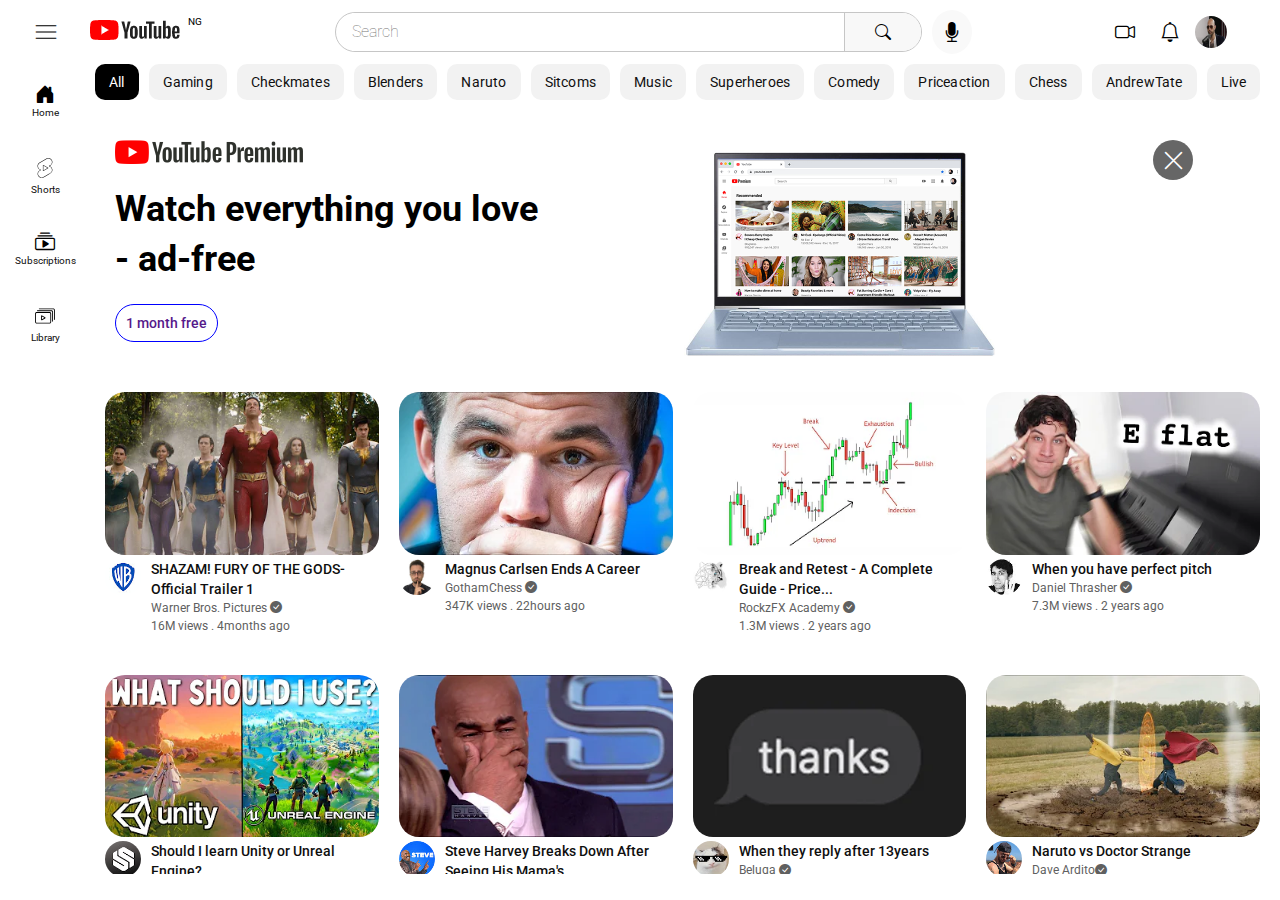
<file: index.html>
<!DOCTYPE html>
<html lang="en">
<head>
    <meta charset="UTF-8">
    <meta http-equiv="X-UA-Compatible" content="IE=edge">
    <meta name="viewport" content="width=device-width, initial-scale=1.0">
    <link rel="stylesheet" href="https://cdn.jsdelivr.net/npm/bootstrap-icons@1.10.2/font/bootstrap-icons.css">
    <link rel="stylesheet" href="https://fonts.googleapis.com/css2?family=Material+Symbols+Outlined:opsz,wght,FILL,GRAD@20..48,100..700,0..1,-50..200" />
    <link rel="stylesheet" href="style.css">
    <title>Youtube</title>
</head>
<body>
    <div class="dim"></div>
    <section>
        <div class="dashboard">
            <div class="icons">
                <span class="material-symbols-outlined bi-list1 hover list-one">menu</span>
                <span class="material-symbols-outlined bi-list1 hover list-two" onclick="sidebar()">menu</span>
                <div class="youtubeico">
                    <img src="images/youtube logo.PNG" alt="">
                    <p>NG</p>
                </div>
            </div>
            <div class="mid">
                <div class="searchbar">
                    <i class="bi bi-search none"></i>
                    <input type="text" placeholder="Search">
                    <div class="search" title="Browse">
                        <i class="bi bi-search"></i>
                    </div>
                </div>
                <i class="bi bi-mic-fill" title="Search with your voice"></i>
            </div>
            <div class="user">
                <i class="bi bi-camera-video hover1"></i>
                <i class="bi bi-bell hover1"></i>
                <img class ='userpic'title='Andrew Tate'src="[data-uri]" alt="user">
            </div>
        </div>
        <div class="content">
            <div class="sidebarcont1">
                <div class="sidebar">
                    <div class="icons">
                        <span class="material-symbols-outlined bi-list1 hover list-one">menu</span>
                        <span class="material-symbols-outlined bi-list1 hover list-two" onclick="sidebar()">menu</span>
                        <div class="youtubeico">
                            <img src="images/youtube logo.PNG" alt="">
                            <p>NG</p>
                        </div>
                    </div>
                    <div class="top">
                        <a href="index.html"><div class="rect selected">
                            <i class="bi bi-house-door-fill rectpic"></i>
                            <p>Home</p>
                        </div></a>
                        <div class="rect">
                            <img class= 'short'src="images/youtube-shorts-logo-15252.svg"/>
                            <p>Shorts</p>
                        </div>
                        <div class="rect">
                            <i class="bi bi-collection-play rectpic"></i>
                            <p>Subscriptions</p>
                        </div>
                    </div>
                    <div class="middle">
                        <div class="rect">
                            <img src="images/youtube-videos-7639.svg" class='short'alt="vid">
                            <p>Library</p>
                        </div>
                        <div class="rect">
                            <img class='short'src="images/history-7611.svg" alt="short">
                            <p>History</p>
                        </div>
                        <div class="rect">
                            <i class="bi bi-play-fill"></i>
                            <p>Your videos</p>
                        </div>
                        <div class="rect">
                            <img src="images/time-2623.svg"class='short' alt="time">
                            <p>Watch Later`</p>
                        </div>
                        <div class="rect">
                            <img src="images/thumbs-up-11229.svg" class='short'alt="thumbsup">
                            <p>Liked videos</p>
                        </div>
                    </div>
                    <div class="bmiddle">
                        <p class="subsheading">Subscriptions</p>
                        <div class="rect">
                            <img src="images/gotham chess.png" class='subs' alt="goth">
                            <p>GothamChess</p>
                        </div>
                        <div class="rect">
                            <img src="images/rockz.jpg" class='subs' alt="forex">
                            <p>RockzFX Academy</p>
                        </div>
                        <div class="rect">
                            <img src="images/steven.jpg" class='subs' alt="forex">
                            <p>Steven He</p>
                        </div>
                        <div class="rect">
                            <img src="images/rayner.jpg"class='subs' alt="forex">
                            <p>Rayner Teo</p>
                        </div>
                        <div class="rect">
                            <img src="images/millionare'.jpg" class='subs'alt="forex">
                            <p>Project Millionaire</p>
                        </div>
                        <div class="rect">
                            <img src="images/add-button-12017.svg" class="short" alt="">
                            <p>Browse channels</p>
                        </div>
                        <div class="bmiddle">
                    </div>
                        <p class="subsheading">Explore</p>
                        <div class="rect">
                            <i class="bi bi-fire rectpic"></i>
                            <p>Trending</p>
                        </div>
                        <div class="rect">
                            <img src="images/music-note-10180.svg" class='subs' alt="forex">
                            <p>Music</p>
                        </div>
                        <div class="rect">
                            <img src="images/8757632_youtube gaming_gaming_play_steaming_youtube_icon.png" class='subs' alt="forex">
                            <p>Gaming</p>
                        </div>
                        <div class="rect">
                            <i class="bi bi-newspaper"></i>
                            <p>News</p>
                        </div> 
                        <div class="rect">
                            <i class="bi bi-trophy"></i>
                            <p>Sports</p>
                        </div>
                    </div>
                    <div class="bmiddle">
                        <p class="subsheading">More from youtube</p>
                        <div class="rect">
                            <img src="images/youtube-logo-2431.svg"class='short' alt="logo">
                            <p>YouTube Premium</p>
                        </div>
                        <div class="rect">
                            <img src="images/icons8-youtube-studio-48.png" class='subs' alt="forex">
                            <p>Creator Studio</p>
                        </div>
                        <div class="rect">
                            <img src="images/icons8-youtube-music-48.png" class='subs' alt="forex">
                            <p>YouTube Music</p>
                        </div>
                        <div class="rect">
                            <img src="images/youtube kids.svg" class='short ytkids'alt="">
                            <p>YouTube Kids</p>
                        </div> 
                        <div class="rect">
                            <img src="images/youtube-tv-icon.svg"class='short' alt="">
                            <p>YouTube TV</p>
                        </div>
                    </div>
                    <div class="top">
                        <div class="rect">
                            <i class="bi bi-gear"></i>
                            <p>Settings</p>
                        </div>
                        <div class="rect">
                            <i class="bi bi-flag"></i>
                            <p>Report history</p>
                        </div>
                        <div class="rect">
                            <i class="bi bi-question-circle"></i>
                            <p>Help</p>
                        </div>
                        <div class="rect">
                            <img src="images/warning-1090.svg" class='short'alt="">
                            <p>Send feedback</p>
                        </div> 
                    </div>
                    <div class="bottom">
                        <div class="bsec">
                            <a href="">About</a>&nbsp;
                            <a href=''>Press</a>&nbsp;
                            <a href=''>Copyright</a><br>
                            <a href=''>Contact us</a>
                            <a href=''>Creators</a>
                            <a href="">Advertise</a>
                            <a href="">Developers</a>
                        </div>
                        <div class="bsec">
                            <a href="">Terms</a>&nbsp;
                            <a href="">Privacy</a>&nbsp;
                            <a href="">Policy & Safety</a><br>
                            <a href="">How YouTube works</a><br>
                            <a href="">Test new features</a>
                        </div>
                        <div class="bsec">
                            <p>© 2022 Google LLC</p>
                        </div>
                    </div>
                </div>
            </div>
            <div class="sidebarcont">
                <div class="sidebar">
                    <div class="top">
                        <a href="index.html"><div class="rect selected">
                            <i class="bi bi-house-door-fill rectpic"></i>
                            <p>Home</p>
                        </div></a>
                        <div class="rect">
                            <img class= 'short'src="images/youtube-shorts-logo-15252.svg"/>
                            <p>Shorts</p>
                        </div>
                        <div class="rect">
                            <i class="bi bi-collection-play rectpic"></i>
                            <p>Subscriptions</p>
                        </div>
                    </div>
                    <div class="middle">
                        <div class="rect">
                            <img src="images/youtube-videos-7639.svg" class='short'alt="vid">
                            <p>Library</p>
                        </div>
                        <div class="rect">
                            <img class='short'src="images/history-7611.svg" alt="short">
                            <p>History</p>
                        </div>
                        <div class="rect">
                            <i class="bi bi-play-fill"></i>
                            <p>Your videos</p>
                        </div>
                        <div class="rect">
                            <img src="images/time-2623.svg"class='short' alt="time">
                            <p>Watch Later`</p>
                        </div>
                        <div class="rect">
                            <img src="images/thumbs-up-11229.svg" class='short'alt="thumbsup">
                            <p>Liked videos</p>
                        </div>
                    </div>
                    <div class="bmiddle">
                        <p class="subsheading">Subscriptions</p>
                        <div class="rect">
                            <img src="images/gotham chess.png" class='subs' alt="goth">
                            <p>GothamChess</p>
                        </div>
                        <div class="rect">
                            <img src="images/rockz.jpg" class='subs' alt="forex">
                            <p>RockzFX Academy</p>
                        </div>
                        <div class="rect">
                            <img src="images/steven.jpg" class='subs' alt="forex">
                            <p>Steven He</p>
                        </div>
                        <div class="rect">
                            <img src="images/rayner.jpg"class='subs' alt="forex">
                            <p>Rayner Teo</p>
                        </div>
                        <div class="rect">
                            <img src="images/millionare'.jpg" class='subs'alt="forex">
                            <p>Project Millionaire</p>
                        </div>
                        <div class="rect">
                            <img src="images/add-button-12017.svg" class="short" alt="">
                            <p>Browse channels</p>
                        </div>
                        <div class="bmiddle">
                    </div>
                        <p class="subsheading">Explore</p>
                        <div class="rect">
                            <i class="bi bi-fire rectpic"></i>
                            <p>Trending</p>
                        </div>
                        <div class="rect">
                            <img src="images/music-note-10180.svg" class='subs' alt="forex">
                            <p>Music</p>
                        </div>
                        <div class="rect">
                            <img src="images/8757632_youtube gaming_gaming_play_steaming_youtube_icon.png" class='subs' alt="forex">
                            <p>Gaming</p>
                        </div>
                        <div class="rect">
                            <i class="bi bi-newspaper"></i>
                            <p>News</p>
                        </div> 
                        <div class="rect">
                            <i class="bi bi-trophy"></i>
                            <p>Sports</p>
                        </div>
                    </div>
                    <div class="bmiddle">
                        <p class="subsheading">More from youtube</p>
                        <div class="rect">
                            <img src="images/youtube-logo-2431.svg"class='short' alt="logo">
                            <p>YouTube Premium</p>
                        </div>
                        <div class="rect">
                            <img src="images/icons8-youtube-studio-48.png" class='subs' alt="forex">
                            <p>Creator Studio</p>
                        </div>
                        <div class="rect">
                            <img src="images/icons8-youtube-music-48.png" class='subs' alt="forex">
                            <p>YouTube Music</p>
                        </div>
                        <div class="rect">
                            <img src="images/youtube kids.svg" class='short ytkids'alt="">
                            <p>YouTube Kids</p>
                        </div> 
                        <div class="rect">
                            <img src="images/youtube-tv-icon.svg"class='short' alt="">
                            <p>YouTube TV</p>
                        </div>
                    </div>
                    <div class="top">
                        <div class="rect">
                            <i class="bi bi-gear"></i>
                            <p>Settings</p>
                        </div>
                        <div class="rect">
                            <i class="bi bi-flag"></i>
                            <p>Report history</p>
                        </div>
                        <div class="rect">
                            <i class="bi bi-question-circle"></i>
                            <p>Help</p>
                        </div>
                        <div class="rect">
                            <img src="images/warning-1090.svg" class='short'alt="">
                            <p>Send feedback</p>
                        </div> 
                    </div>
                    <div class="bottom">
                        <div class="bsec">
                            <a href="">About</a>&nbsp;
                            <a href=''>Press</a>&nbsp;
                            <a href=''>Copyright</a><br>
                            <a href=''>Contact us</a>
                            <a href=''>Creators</a>
                            <a href="">Advertise</a>
                            <a href="">Developers</a>
                        </div>
                        <div class="bsec">
                            <a href="">Terms</a>&nbsp;
                            <a href="">Privacy</a>&nbsp;
                            <a href="">Policy & Safety</a><br>
                            <a href="">How YouTube works</a><br>
                            <a href="">Test new features</a>
                        </div>
                        <div class="bsec">
                            <p>© 2022 Google LLC</p>
                        </div>
                    </div>
                </div>
            </div>
            <div class="minisidebar">
                <div class="rect2">
                    <i class="bi bi-house-door-fill rectpic"></i>
                    <p>Home</p>
                </div>
                <div class="rect2">
                    <img src="images/youtube-shorts-logo-15252.svg" class='short'alt="vid">
                    <p>Shorts</p>
                </div>
                <div class="rect2">
                    <i class="bi bi-collection-play rectpic"></i>
                    <p>Subscriptions</p>
                </div>
                <div class="rect2">
                    <img src="images/youtube-videos-7639.svg" class='short'alt="vid">
                    <p>Library</p>
                </div>
            </div>
            <div class="maincont">
                <div class="menu">
                    <a href="">All</a>
                    <a href="">Gaming</a>
                    <a href="">Checkmates</a>
                    <a href="">Blenders</a>
                    <a href="">Naruto</a>
                    <a href="">Sitcoms</a>
                    <a href="">Music</a>
                    <a href="">Superheroes</a>
                    <a href="">Comedy</a>
                    <a href="">Priceaction</a>
                    <a href="">Chess</a>
                    <a href="">AndrewTate</a>
                    <a href="">Live</a>
                </div>
                <div class="cont">
                    <div class="topcont">
                        <div class="firstcont">
                            <img src="images/youtube premium logo.png" alt="logo">
                            <h1>Watch everything you love<br> - ad-free</h1>
                            <a href="">1 month free</a>
                        </div>
                        <div class="secondcont">
                            <img src="images/youtube premium ad.jpeg" class='laptop'alt="laptop">
                            <div class="exit">
                                <i class="bi bi-x-lg"></i>
                            </div>
                        </div>
                    </div>
                    <a href="shazam.html"><div class="videos">
                        <div class="videocard">
                            <img src="images/shazam.webp" alt="">
                            <div class="info">
                                <img src="images/warnerbros.jpg" alt="bros">
                                <div class="title">
                                    <p>SHAZAM! FURY OF THE GODS- Official Trailer 1</p>
                                    <p>Warner Bros. Pictures <i title='verified'class="bi bi-check-circle-fill"></i></p>
                                    <p>16M views . 4months ago</p>
                                </div>
                            </div>
                        </div></a>
                        <a href="magnus.html"><div class="videocard">
                            <img src="images/magnus.webp" alt="">
                            <div class="info">
                                <img src="images/gotham chess.png" alt="bros">
                                <div class="title">
                                    <p>Magnus Carlsen Ends A Career</p>
                                    <p>GothamChess <i title='verified'class="bi bi-check-circle-fill"></i></p>
                                    <p>347K views . 22hours ago</p>
                                </div>
                            </div>
                        </div></a>
                        <a href="rockzfx.html"><div class="videocard">
                            <img src="images/break.webp" alt="">
                            <div class="info">
                                <img src="images/rockz.jpg" alt="bros">
                                <div class="title">
                                    <p>Break and Retest - A Complete Guide - Price...</p>
                                    <p>RockzFX Academy <i title='verified'class="bi bi-check-circle-fill"></i></p>
                                    <p>1.3M views . 2 years ago</p>
                                </div>
                            </div>
                        </div></a>
                        <a href="pitch.html"><div class="videocard">
                            <img src="images/when you have perfect pitch.webp" alt="">
                            <div class="info">
                                <img src="images/danielthrasher.jpg" alt="bros">
                                <div class="title">
                                    <p>When you have perfect pitch</p>
                                    <p>Daniel Thrasher <i title='verified'class="bi bi-check-circle-fill"></i></p>
                                    <p>7.3M views . 2 years ago</p>
                                </div>
                            </div>
                        </div></a>
                        <a href="unity.html"><div class="videocard">
                            <img src="images/unity.webp" alt="">
                            <div class="info">
                                <img src="images/stylized.jpg" alt="bros">
                                <div class="title">
                                    <p>Should I learn Unity or Unreal Engine?</p>
                                    <p>Stylized<i title='verified'class="bi bi-check-circle-fill"></i></p>
                                    <p>16M views . 4 months ago</p>
                                </div>
                            </div>
                        </div></a>
                        <a href="steve-harvey.html"><div class="videocard">
                            <img src="images/steve harvey.webp" alt="">
                            <div class="info">
                                <img src="images/stevepic.jpg" alt="bros">
                                <div class="title">
                                    <p>Steve Harvey Breaks Down After Seeing His Mama's</p>
                                    <p>Steve TV Show<i title='verified'class="bi bi-check-circle-fill"></i></p>
                                    <p>89M views . 7 years ago</p>
                                </div>
                            </div>
                        </div></a>
                        <a href="beluga.html"><div class="videocard">
                            <img src="images/beluga.webp" alt="">
                            <div class="info">
                                <img src="images/belugapic.jpg" alt="bros">
                                <div class="title">
                                    <p>When they reply after 13years</p>
                                    <p>Beluga <i title='verified'class="bi bi-check-circle-fill"></i></p>
                                    <p>22K views . 18 minutes ago</p>
                                </div>
                            </div>
                        </div></a>
                        <a href="naruto.html"><div class="videocard">
                            <img src="images/naruto.webp" alt="">
                            <div class="info">
                                <img src="images/daveardito.jpg" alt="bros">
                                <div class="title">
                                    <p>Naruto vs Doctor Strange</p>
                                    <p>Dave Ardito<i title='verified'class="bi bi-check-circle-fill"></i></p>
                                    <p>5.5M views . 6 months ago</p>
                                </div>
                            </div>
                        </div>
                    </div></a>
                   <div class="shorts">
                       <img src="images/youtube shorts.PNG" class='fixed'alt="short">
                       <div class="slides">
                           <div class="slide">
                               <img src="images/andrew tate.webp" alt="ANDREW">
                               <a href="">Andrew Tate's<br> Relationship With H...</a>
                               <p>93K views</p>
                           </div>
                           <div class="slide">
                               <img src="images/gohan death.webp" alt="ANDREW">
                               <a href="">Future Gohan's<br> Death... #anime...</a>
                               <p>674K views</p>
                           </div>
                           <div class="slide">
                               <img src="images/jason.webp" alt="ANDREW">
                               <a href="">Jason Buys The <br>Cabin</a>
                               <p>1.2M views</p>
                           </div>
                           <div class="slide">
                               <img src="images/little love thoughts.webp" alt="ANDREW">
                               <a href="">Little Love Thoughts</a>
                               <p>4.1M views</p>
                           </div>
                           <div class="slide">
                               <img src="images/voice.webp" alt="ANDREW">
                               <a href="">The way he changed<br> his voice at the end...</a>
                               <p>6.3M views</p>
                           </div>
                           <div class="slide">
                               <img src="images/vision.webp" alt="ANDREW">
                               <a href="">Vision wasn't worthy for Mjlonir</a>
                               <p>6.9M views</p>
                           </div>
                       </div>
                   </div>
                   <div class="videos">
                        <div class="videocard">
                            <img src="images/chess memes.webp" alt="">
                            <div class="info">
                                <img src="images/chesspic.jpg" alt="bros">
                                <div class="title">
                                    <p>Chess Memes #52 | When<br> You Checkmate With The...</p>
                                    <p>Top Chess<i title='verified'class="bi bi-check-circle-fill"></i></p>
                                    <p>92K views . 22 hours ago</p>
                                </div>
                            </div>
                        </div>
                        <div class="videocard">
                            <img src="images/fast phones.webp" alt="">
                            <div class="info">
                                <img src="images/mrwho.jpg" alt="bros">
                                <div class="title">
                                    <p>The 2 Fastest Phones on the Planet.</p>
                                    <p>Mrwhosetheboss <i title='verified'class="bi bi-check-circle-fill"></i></p>
                                    <p>10M views . 2 years ago</p>
                                </div>
                            </div>
                        </div>
                        <div class="videocard">
                            <img src="images/naruto trailer.webp" alt="">
                            <div class="info">
                                <img src="images/jalex.jpg" alt="bros">
                                <div class="title">
                                    <p>I Spent 150days creating a Naruto trailer - Part3</p>
                                    <p>Jalex Rosa <i title='verified'class="bi bi-check-circle-fill"></i></p>
                                    <p>1.2M views . 4 days ago</p>
                                </div>
                            </div>
                        </div>
                        <div class="videocard">
                            <img src="images/aang.webp" alt="">
                            <div class="info">
                                <img src="images/aangpic.jpg" alt="bros">
                                <div class="title">
                                    <p>Every Time Aang Appears in Legend Of Korra |...</p>
                                    <p>Avatar: The Last Airbender<i title='verified'class="bi bi-check-circle-fill"></i></p>
                                    <p>412K views . 5 months ago</p>
                                </div>
                            </div>
                        </div>
                        <div class="videocard">
                            <img src="images/rel just.webp" alt="">
                            <div class="info">
                                <img src="images/spepic.jpg" alt="bros">
                                <div class="title">
                                    <p>Relative Justice S2 E63 |<br>Relative Justice October 2...</p>
                                    <p>SPE<i title='verified'class="bi bi-check-circle-fill"></i></p>
                                    <p>175K views . 1 month ago</p>
                                </div>
                            </div>
                        </div>
                        <div class="videocard">
                            <img src="images/win in 8 moves.webp" alt="">
                            <div class="info">
                                <img src="images/gotham chess.png" alt="bros">
                                <div class="title">
                                    <p>WIN IN 8 MOVES | The Fried<br>Liver Attack</p>
                                    <p>GothamChess<i title='verified'class="bi bi-check-circle-fill"></i></p>
                                    <p>3.3M views . 1 year ago</p>
                                </div>
                            </div>
                        </div>
                        <div class="videocard">
                            <img src="images/GOW.webp" alt="">
                            <div class="info">
                                <img src="images/shirrako.jpg" alt="bros">
                                <div class="title">
                                    <p>God Of War Ragnarok-<br> Kratos Vs. Garm Boss Figh...</p>
                                    <p>Shirrako <i title='verified'class="bi bi-check-circle-fill"></i></p>
                                    <p>1.5M views . 3 weeks ago</p>
                                </div>
                            </div>
                        </div>
                        <div class="videocard">
                            <img src="images/jung kook.webp" alt="">
                            <div class="info">
                                <img src="images/fifa.jpg" alt="bros">
                                <div class="title">
                                    <p>Jung Kook from BTS<br> performs 'Dreamers' at FIF...</p>
                                    <p>FIFA<i title='verified'class="bi bi-check-circle-fill"></i></p>
                                    <p>31M views . 8 days ago</p>
                                </div>
                            </div>
                        </div>
                    </div>
                </div>
            </div>
        </div>
    </section>
    <script src="index.js"></script>
</body>
</html>
</file>
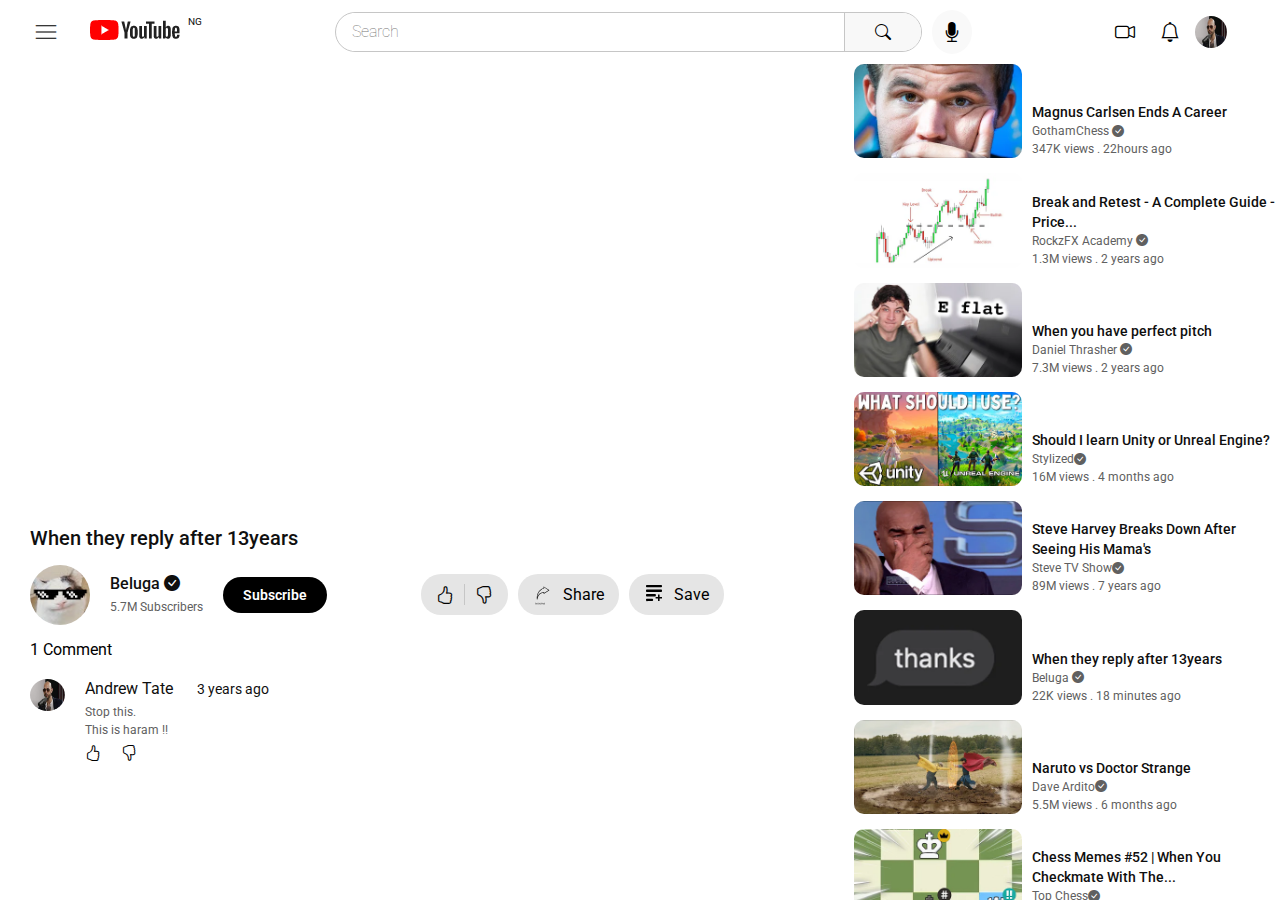
<file: beluga.html>
<!DOCTYPE html>
<html lang="en">
<head>
    <meta charset="UTF-8">
    <meta http-equiv="X-UA-Compatible" content="IE=edge">
    <meta name="viewport" content="width=device-width, initial-scale=1.0">
    <link rel="stylesheet" href="https://cdn.jsdelivr.net/npm/bootstrap-icons@1.10.2/font/bootstrap-icons.css">
    <link rel="stylesheet" href="https://fonts.googleapis.com/css2?family=Material+Symbols+Outlined:opsz,wght,FILL,GRAD@20..48,100..700,0..1,-50..200" />
    <link rel="stylesheet" href="style.css">
    <title>Shazam</title>
</head>
<body>
    <section class="dark">
        <div class="dashboard">
            <div class="icons">
                <span class="material-symbols-outlined bi-list1 hover" onclick="sidebar()">menu</span>
                <a href="index.html"><div class="youtubeico">
                    <img src="images/youtube logo.PNG" alt="">
                    <p>NG</p>
                </div></a>
            </div>
            <div class="mid">
                <div class="searchbar">
                    <i class="bi bi-search none"></i>
                    <input type="text" placeholder="Search">
                    <div class="search" title="Browse">
                        <i class="bi bi-search"></i>
                    </div>
                </div>
                <i class="bi bi-mic-fill" title="Search with your voice"></i>
            </div>
            <div class="user">
                <i class="bi bi-camera-video hover1"></i>
                <i class="bi bi-bell hover1"></i>
                <img class ='userpic'title='Andrew Tate'src="[data-uri]" alt="user">
            </div>
        </div>
        <div class="mainvideo">
            <div class="sidebarcont1">
                <div class="sidebar">
                    <div class="top">
                        <a href="index.html"><div class="rect selected">
                            <i class="bi bi-house-door-fill rectpic"></i>
                            <p>Home</p>
                        </div></a>
                        <div class="rect">
                            <img class= 'short'src="images/youtube-shorts-logo-15252.svg"/>
                            <p>Shorts</p>
                        </div>
                        <div class="rect">
                            <i class="bi bi-collection-play rectpic"></i>
                            <p>Subscriptions</p>
                        </div>
                    </div>
                    <div class="middle">
                        <div class="rect">
                            <img src="images/youtube-videos-7639.svg" class='short'alt="vid">
                            <p>Library</p>
                        </div>
                        <div class="rect">
                            <img class='short'src="images/history-7611.svg" alt="short">
                            <p>History</p>
                        </div>
                        <div class="rect">
                            <i class="bi bi-play-fill"></i>
                            <p>Your videos</p>
                        </div>
                        <div class="rect">
                            <img src="images/time-2623.svg"class='short' alt="time">
                            <p>Watch Later`</p>
                        </div>
                        <div class="rect">
                            <img src="images/thumbs-up-11229.svg" class='short'alt="thumbsup">
                            <p>Liked videos</p>
                        </div>
                    </div>
                    <div class="bmiddle">
                        <p class="subsheading">Subscriptions</p>
                        <div class="rect">
                            <img src="images/gotham chess.png" class='subs' alt="goth">
                            <p>GothamChess</p>
                        </div>
                        <div class="rect">
                            <img src="images/rockz.jpg" class='subs' alt="forex">
                            <p>RockzFX Academy</p>
                        </div>
                        <div class="rect">
                            <img src="images/steven.jpg" class='subs' alt="forex">
                            <p>Steven He</p>
                        </div>
                        <div class="rect">
                            <img src="images/rayner.jpg"class='subs' alt="forex">
                            <p>Rayner Teo</p>
                        </div>
                        <div class="rect">
                            <img src="images/millionare'.jpg" class='subs'alt="forex">
                            <p>Project Millionaire</p>
                        </div>
                        <div class="rect">
                            <img src="images/add-button-12017.svg" class="short" alt="">
                            <p>Browse channels</p>
                        </div>
                        <div class="bmiddle">
                    </div>
                        <p class="subsheading">Explore</p>
                        <div class="rect">
                            <i class="bi bi-fire rectpic"></i>
                            <p>Trending</p>
                        </div>
                        <div class="rect">
                            <img src="images/music-note-10180.svg" class='subs' alt="forex">
                            <p>Music</p>
                        </div>
                        <div class="rect">
                            <img src="images/8757632_youtube gaming_gaming_play_steaming_youtube_icon.png" class='subs' alt="forex">
                            <p>Gaming</p>
                        </div>
                        <div class="rect">
                            <i class="bi bi-newspaper"></i>
                            <p>News</p>
                        </div> 
                        <div class="rect">
                            <i class="bi bi-trophy"></i>
                            <p>Sports</p>
                        </div>
                    </div>
                    <div class="bmiddle">
                        <p class="subsheading">More from youtube</p>
                        <div class="rect">
                            <img src="images/youtube-logo-2431.svg"class='short' alt="logo">
                            <p>YouTube Premium</p>
                        </div>
                        <div class="rect">
                            <img src="images/icons8-youtube-studio-48.png" class='subs' alt="forex">
                            <p>Creator Studio</p>
                        </div>
                        <div class="rect">
                            <img src="images/icons8-youtube-music-48.png" class='subs' alt="forex">
                            <p>YouTube Music</p>
                        </div>
                        <div class="rect">
                            <img src="images/youtube kids.svg" class='short ytkids'alt="">
                            <p>YouTube Kids</p>
                        </div> 
                        <div class="rect">
                            <img src="images/youtube-tv-icon.svg"class='short' alt="">
                            <p>YouTube TV</p>
                        </div>
                    </div>
                    <div class="top">
                        <div class="rect">
                            <i class="bi bi-gear"></i>
                            <p>Settings</p>
                        </div>
                        <div class="rect">
                            <i class="bi bi-flag"></i>
                            <p>Report history</p>
                        </div>
                        <div class="rect">
                            <i class="bi bi-question-circle"></i>
                            <p>Help</p>
                        </div>
                        <div class="rect">
                            <img src="images/warning-1090.svg" class='short'alt="">
                            <p>Send feedback</p>
                        </div> 
                    </div>
                    <div class="bottom">
                        <div class="bsec">
                            <a href="">About</a>&nbsp;
                            <a href=''>Press</a>&nbsp;
                            <a href=''>Copyright</a><br>
                            <a href=''>Contact us</a>
                            <a href=''>Creators</a>
                            <a href="">Advertise</a>
                            <a href="">Developers</a>
                        </div>
                        <div class="bsec">
                            <a href="">Terms</a>&nbsp;
                            <a href="">Privacy</a>&nbsp;
                            <a href="">Policy & Safety</a><br>
                            <a href="">How YouTube works</a><br>
                            <a href="">Test new features</a>
                        </div>
                        <div class="bsec">
                            <p>© 2022 Google LLC</p>
                        </div>
                    </div>
                </div>
            </div>
            <div class="dim"></div>
            <div class="creator">
                <div class="iframeContainer">
                    <iframe width="100%" height="488" src="https://www.youtube.com/embed/FyWtXDXhUoU" title="When they reply after 13 years..." frameborder="0" allow="accelerometer; autoplay; clipboard-write; encrypted-media; gyroscope; picture-in-picture; web-share" allowfullscreen></iframe>
                </div>
                <h2>When they reply after 13years</h2>
                <div class="topcreator">
                    <div class="channel">
                        <img src="images/belugapic.jpg" alt="pic">
                        <div class="title">
                            <h2>Beluga <i title='verified'class="bi bi-check-circle-fill"></i></h2>
                            <p>5.7M Subscribers</p>
                        </div>
                        <a href="">Subscribe</a>
                    </div>
                    <div class="likes">
                        <div class="like">
                            <i class="bi bi-hand-thumbs-up"></i>
                            <i class="bi bi-hand-thumbs-down"></i>
                        </div>
                        <div class="like">
                            <img src="images/noun-share-3772170.svg" alt="pic">
                            <p>Share</p>
                        </div>
                        <div class="like">
                            <img src="images/noun-add-924266.svg" alt="pic">
                            <p>Save</p>
                        </div>
                    </div>
                </div>
                <div class="comments">
                    <p>1 Comment</p>
                    <div class="comm">
                        <img class="userpic" title="Andrew Tate" src="[data-uri]" alt="user">
                        <div class="title">
                            <h2>Andrew Tate <span>3 years ago</span></h2>
                            <p>Stop this.<br> This is haram !!</p>
                            <div class="like1">
                                <i class="bi bi-hand-thumbs-up"></i>
                                <i class="bi bi-hand-thumbs-down"></i>
                            </div>
                        </div>
                    </div>                    
                </div>
            </div>
            <div class="leftvideo">
                <a href="magnus.html"><div class="videocard">
                    <img src="images/magnus.webp" alt="">
                    <div class="title">
                        <p>Magnus Carlsen Ends A Career</p>
                        <p>GothamChess <i title='verified'class="bi bi-check-circle-fill"></i></p>
                        <p>347K views . 22hours ago</p>
                    </div>
                </div></a>
                <a href="rockzfx.html"><div class="videocard">
                    <img src="images/break.webp" alt="">
                    <div class="title">
                        <p>Break and Retest - A Complete Guide - Price...</p>
                        <p>RockzFX Academy <i title='verified'class="bi bi-check-circle-fill"></i></p>
                        <p>1.3M views . 2 years ago</p>
                    </div>
                </div></a>
                <a href="pitch.html"><div class="videocard">
                    <img src="images/when you have perfect pitch.webp" alt="">
                        <div class="title">
                            <p>When you have perfect pitch</p>
                            <p>Daniel Thrasher <i title='verified'class="bi bi-check-circle-fill"></i></p>
                            <p>7.3M views . 2 years ago</p>
                        </div>
                </div></a>
                <a href="unity.html"><div class="videocard">
                    <img src="images/unity.webp" alt="">
                    <div class="title">
                        <p>Should I learn Unity or Unreal Engine?</p>
                        <p>Stylized<i title='verified'class="bi bi-check-circle-fill"></i></p>
                        <p>16M views . 4 months ago</p>
                    </div>
                </div></a>
                <a href="steve-harvey.html"><div class="videocard">
                    <img src="images/steve harvey.webp" alt="">                    
                    <div class="title">
                        <p>Steve Harvey Breaks Down After Seeing His Mama's</p>
                        <p>Steve TV Show<i title='verified'class="bi bi-check-circle-fill"></i></p>
                        <p>89M views . 7 years ago</p>
                    </div>
                </div></a>
                <a href="beluga.html"><div class="videocard">
                    <img src="images/beluga.webp" alt="">
                    <div class="title">
                        <p>When they reply after 13years</p>
                        <p>Beluga <i title='verified'class="bi bi-check-circle-fill"></i></p>
                        <p>22K views . 18 minutes ago</p>
                    </div>
                </div></a>
                <a href="naruto.html"><div class="videocard">
                    <img src="images/naruto.webp" alt="">
                    <div class="title">
                        <p>Naruto vs Doctor Strange</p>
                        <p>Dave Ardito<i title='verified'class="bi bi-check-circle-fill"></i></p>
                        <p>5.5M views . 6 months ago</p>
                    </div>
                </div></a>
                <a href="top-chess.html"><div class="videocard">
                    <img src="images/chess memes.webp" alt="">
                        <div class="title">
                            <p>Chess Memes #52 | When You Checkmate With The...</p>
                            <p>Top Chess<i title='verified'class="bi bi-check-circle-fill"></i></p>
                            <p>92K views . 22 hours ago</p>
                        </div>
                </div></a>
                <a href="boss.html"><div class="videocard">
                    <img src="images/fast phones.webp" alt="">
                        <div class="title">
                            <p>The 2 Fastest Phones on the Planet.</p>
                            <p>Mrwhosetheboss <i title='verified'class="bi bi-check-circle-fill"></i></p>
                            <p>10M views . 2 years ago</p>
                        </div>
                </div></a>
                <a href="jalex.html"><div class="videocard">
                    <img src="images/naruto trailer.webp" alt="">
                        <div class="title">
                            <p>I Spent 150days creating a Naruto trailer - Part3</p>
                            <p>Jalex Rosa <i title='verified'class="bi bi-check-circle-fill"></i></p>
                            <p>1.2M views . 4 days ago</p>
                        </div>
                </div></a>
                <a href="avatar.html"><div class="videocard">
                    <img src="images/aang.webp" alt="">
                        <div class="title">
                            <p>Every Time Aang Appears in Legend Of Korra |...</p>
                            <p>Avatar: The Last Airbender<i title='verified'class="bi bi-check-circle-fill"></i></p>
                            <p>412K views . 5 months ago</p>
                    </div>
                </div></a>
                <a href="spe.html"><div class="videocard">
                    <img src="images/rel just.webp" alt="">
                        <div class="title">
                            <p>Relative Justice S2 E63 | Relative Justice October 2...</p>
                            <p>SPE<i title='verified'class="bi bi-check-circle-fill"></i></p>
                            <p>175K views . 1 month ago</p>
                        </div>
                </div></a>
                <a href="gotham.html"><div class="videocard">
                    <img src="images/win in 8 moves.webp" alt="">
                    <div class="title">
                        <p>WIN IN 8 MOVES | The Fried Liver Attack</p>
                        <p>GothamChess<i title='verified'class="bi bi-check-circle-fill"></i></p>
                        <p>3.3M views . 1 year ago</p>
                    </div>
                </div></a>
                <a href="shirrako.html"><div class="videocard">
                    <img src="images/GOW.webp" alt="">
                    <div class="title">
                        <p>God Of War Ragnarok- Kratos Vs. Garm Boss Figh...</p>
                        <p>Shirrako <i title='verified'class="bi bi-check-circle-fill"></i></p>
                        <p>1.5M views . 3 weeks ago</p>
                    </div>
                </div></a>
                <a href="fifa.html"><div class="videocard">
                    <img src="images/jung kook.webp" alt="bros">
                    <div class="title">
                        <p>Jung Kook from BTS performs 'Dreamers' at FIF...</p>
                        <p>FIFA<i title='verified'class="bi bi-check-circle-fill"></i></p>
                        <p>31M views . 8 days ago</p>
                    </div>
                </div></a>
            </div>
        </div>
    </section>
    <script src="index.js"></script>
</body>
</html>
</file>
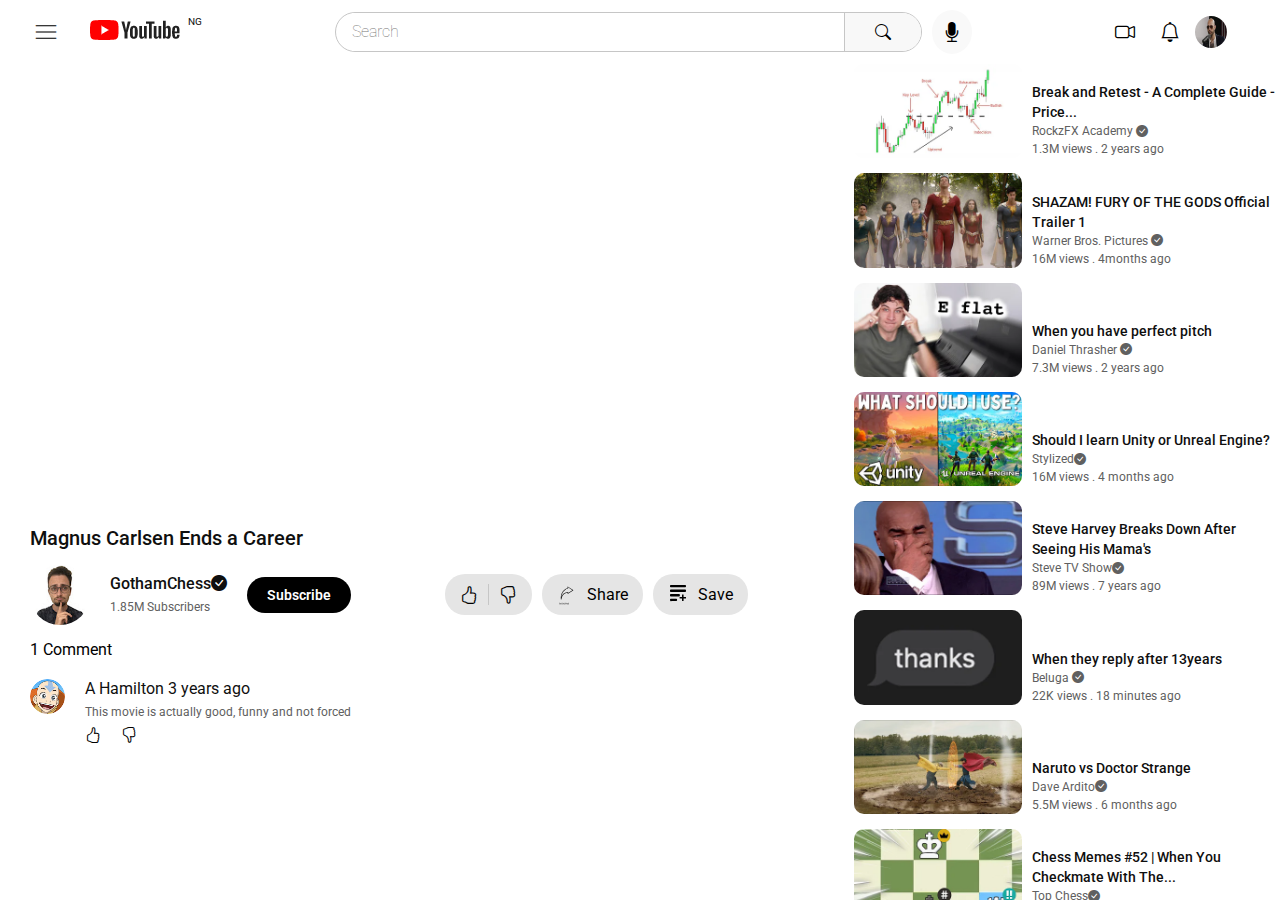
<file: magnus.html>
<!DOCTYPE html>
<html lang="en">
<head>
    <meta charset="UTF-8">
    <meta http-equiv="X-UA-Compatible" content="IE=edge">
    <meta name="viewport" content="width=device-width, initial-scale=1.0">
    <link rel="stylesheet" href="https://cdn.jsdelivr.net/npm/bootstrap-icons@1.10.2/font/bootstrap-icons.css">
    <link rel="stylesheet" href="https://fonts.googleapis.com/css2?family=Material+Symbols+Outlined:opsz,wght,FILL,GRAD@20..48,100..700,0..1,-50..200" />
    <link rel="stylesheet" href="style.css">
    <title>Shazam</title>
</head>
<body>
    <section class="dark">
        <div class="dashboard">
            <div class="icons">
                <span class="material-symbols-outlined bi-list1 hover" onclick="sidebar()">menu</span>
                <a href="index.html"><div class="youtubeico">
                        <img src="images/youtube logo.PNG" alt="">
                        <p>NG</p>
                    </div>
                </a>
            </div>
            <div class="mid">
                <div class="searchbar">
                    <i class="bi bi-search none"></i>
                    <input type="text" placeholder="Search">
                    <div class="search" title="Browse">
                        <i class="bi bi-search"></i>
                    </div>
                </div>
                <i class="bi bi-mic-fill" title="Search with your voice"></i>
            </div>
            <div class="user">
                <i class="bi bi-camera-video hover1"></i>
                <i class="bi bi-bell hover1"></i>
                <img class ='userpic'title='Andrew Tate'src="[data-uri]" alt="user">
            </div>
        </div>
        <div class="mainvideo">
            <div class="sidebarcont1">
                <div class="sidebar">
                    <div class="top">
                        <a href="index.html"><div class="rect selected">
                            <i class="bi bi-house-door-fill rectpic"></i>
                            <p>Home</p>
                        </div></a>
                        <div class="rect">
                            <img class= 'short'src="images/youtube-shorts-logo-15252.svg"/>
                            <p>Shorts</p>
                        </div>
                        <div class="rect">
                            <i class="bi bi-collection-play rectpic"></i>
                            <p>Subscriptions</p>
                        </div>
                    </div>
                    <div class="middle">
                        <div class="rect">
                            <img src="images/youtube-videos-7639.svg" class='short'alt="vid">
                            <p>Library</p>
                        </div>
                        <div class="rect">
                            <img class='short'src="images/history-7611.svg" alt="short">
                            <p>History</p>
                        </div>
                        <div class="rect">
                            <i class="bi bi-play-fill"></i>
                            <p>Your videos</p>
                        </div>
                        <div class="rect">
                            <img src="images/time-2623.svg"class='short' alt="time">
                            <p>Watch Later`</p>
                        </div>
                        <div class="rect">
                            <img src="images/thumbs-up-11229.svg" class='short'alt="thumbsup">
                            <p>Liked videos</p>
                        </div>
                    </div>
                    <div class="bmiddle">
                        <p class="subsheading">Subscriptions</p>
                        <div class="rect">
                            <img src="images/gotham chess.png" class='subs' alt="goth">
                            <p>GothamChess</p>
                        </div>
                        <div class="rect">
                            <img src="images/rockz.jpg" class='subs' alt="forex">
                            <p>RockzFX Academy</p>
                        </div>
                        <div class="rect">
                            <img src="images/steven.jpg" class='subs' alt="forex">
                            <p>Steven He</p>
                        </div>
                        <div class="rect">
                            <img src="images/rayner.jpg"class='subs' alt="forex">
                            <p>Rayner Teo</p>
                        </div>
                        <div class="rect">
                            <img src="images/millionare'.jpg" class='subs'alt="forex">
                            <p>Project Millionaire</p>
                        </div>
                        <div class="rect">
                            <img src="images/add-button-12017.svg" class="short" alt="">
                            <p>Browse channels</p>
                        </div>
                        <div class="bmiddle">
                    </div>
                        <p class="subsheading">Explore</p>
                        <div class="rect">
                            <i class="bi bi-fire rectpic"></i>
                            <p>Trending</p>
                        </div>
                        <div class="rect">
                            <img src="images/music-note-10180.svg" class='subs' alt="forex">
                            <p>Music</p>
                        </div>
                        <div class="rect">
                            <img src="images/8757632_youtube gaming_gaming_play_steaming_youtube_icon.png" class='subs' alt="forex">
                            <p>Gaming</p>
                        </div>
                        <div class="rect">
                            <i class="bi bi-newspaper"></i>
                            <p>News</p>
                        </div> 
                        <div class="rect">
                            <i class="bi bi-trophy"></i>
                            <p>Sports</p>
                        </div>
                    </div>
                    <div class="bmiddle">
                        <p class="subsheading">More from youtube</p>
                        <div class="rect">
                            <img src="images/youtube-logo-2431.svg"class='short' alt="logo">
                            <p>YouTube Premium</p>
                        </div>
                        <div class="rect">
                            <img src="images/icons8-youtube-studio-48.png" class='subs' alt="forex">
                            <p>Creator Studio</p>
                        </div>
                        <div class="rect">
                            <img src="images/icons8-youtube-music-48.png" class='subs' alt="forex">
                            <p>YouTube Music</p>
                        </div>
                        <div class="rect">
                            <img src="images/youtube kids.svg" class='short ytkids'alt="">
                            <p>YouTube Kids</p>
                        </div> 
                        <div class="rect">
                            <img src="images/youtube-tv-icon.svg"class='short' alt="">
                            <p>YouTube TV</p>
                        </div>
                    </div>
                    <div class="top">
                        <div class="rect">
                            <i class="bi bi-gear"></i>
                            <p>Settings</p>
                        </div>
                        <div class="rect">
                            <i class="bi bi-flag"></i>
                            <p>Report history</p>
                        </div>
                        <div class="rect">
                            <i class="bi bi-question-circle"></i>
                            <p>Help</p>
                        </div>
                        <div class="rect">
                            <img src="images/warning-1090.svg" class='short'alt="">
                            <p>Send feedback</p>
                        </div> 
                    </div>
                    <div class="bottom">
                        <div class="bsec">
                            <a href="">About</a>&nbsp;
                            <a href=''>Press</a>&nbsp;
                            <a href=''>Copyright</a><br>
                            <a href=''>Contact us</a>
                            <a href=''>Creators</a>
                            <a href="">Advertise</a>
                            <a href="">Developers</a>
                        </div>
                        <div class="bsec">
                            <a href="">Terms</a>&nbsp;
                            <a href="">Privacy</a>&nbsp;
                            <a href="">Policy & Safety</a><br>
                            <a href="">How YouTube works</a><br>
                            <a href="">Test new features</a>
                        </div>
                        <div class="bsec">
                            <p>© 2022 Google LLC</p>
                        </div>
                    </div>
                </div>
            </div>
            <div class="dim"></div>
            <div class="creator">
                <div class="iframeContainer">
                    <iframe width="100%" height="488" src="https://www.youtube.com/embed/P7cz6aZhvaU" title="Magnus Carlsen Ends A Career" frameborder="0" allow="accelerometer; autoplay; clipboard-write; encrypted-media; gyroscope; picture-in-picture" allowfullscreen></iframe>
                </div>
                <h2>Magnus Carlsen Ends a Career</h2>
                <div class="topcreator">
                    <div class="channel">
                        <img src="images/gotham chess.png" alt="pic">
                        <div class="title">
                            <h2>GothamChess<i title='verified'class="bi bi-check-circle-fill"></i></h2>
                            <p>1.85M Subscribers</p>
                        </div>
                        <a href="">Subscribe</a>
                    </div>
                    <div class="likes">
                        <div class="like">
                            <i class="bi bi-hand-thumbs-up"></i>
                            <i class="bi bi-hand-thumbs-down"></i>
                        </div>
                        <div class="like">
                            <img src="images/noun-share-3772170.svg" alt="pic">
                            <p>Share</p>
                        </div>
                        <div class="like">
                            <img src="images/noun-add-924266.svg" alt="pic">
                            <p>Save</p>
                        </div>
                    </div>
                </div>
                <div class="comments">
                    <p>1 Comment</p>
                    <div class="comm">
                        <img src="images/aangpic.jpg" alt="pic">
                        <div class="title">
                            <h2>A Hamilton 3 years ago</h2>
                            <p>This movie is actually good, funny and not forced</p>
                            <div class="like1">
                                <i class="bi bi-hand-thumbs-up"></i>
                                <i class="bi bi-hand-thumbs-down"></i>
                            </div>
                        </div>
                    </div>                    
                </div>
            </div>
            <div class="leftvideo">
                <a href="rockzfx.html"><div class="videocard">
                    <img src="images/break.webp" alt="">
                    <div class="title">
                        <p>Break and Retest - A Complete Guide - Price...</p>
                        <p>RockzFX Academy <i title='verified'class="bi bi-check-circle-fill"></i></p>
                        <p>1.3M views . 2 years ago</p>
                    </div>
                </div></a>
                <a href="shazam.html"><div class="videocard">
                    <img src="images/shazam.webp" alt="">
                    <div class="title">
                        <p>SHAZAM! FURY OF THE GODS Official Trailer 1</p>
                        <p>Warner Bros. Pictures <i title='verified'class="bi bi-check-circle-fill"></i></p>
                        <p>16M views . 4months ago</p>
                    </div>
                </div></a>
                <a href="pitch.html"><div class="videocard">
                    <img src="images/when you have perfect pitch.webp" alt="">
                        <div class="title">
                            <p>When you have perfect pitch</p>
                            <p>Daniel Thrasher <i title='verified'class="bi bi-check-circle-fill"></i></p>
                            <p>7.3M views . 2 years ago</p>
                        </div>
                </div></a>
                <a href="unity.html"><div class="videocard">
                    <img src="images/unity.webp" alt="">
                    <div class="title">
                        <p>Should I learn Unity or Unreal Engine?</p>
                        <p>Stylized<i title='verified'class="bi bi-check-circle-fill"></i></p>
                        <p>16M views . 4 months ago</p>
                    </div>
                </div></a>
                <div class="videocard">
                    <img src="images/steve harvey.webp" alt="">                    
                    <div class="title">
                        <p>Steve Harvey Breaks Down After Seeing His Mama's</p>
                        <p>Steve TV Show<i title='verified'class="bi bi-check-circle-fill"></i></p>
                        <p>89M views . 7 years ago</p>
                    </div>
                </div>
                <div class="videocard">
                    <img src="images/beluga.webp" alt="">
                    <div class="title">
                        <p>When they reply after 13years</p>
                        <p>Beluga <i title='verified'class="bi bi-check-circle-fill"></i></p>
                        <p>22K views . 18 minutes ago</p>
                    </div>
                </div>
                <div class="videocard">
                    <img src="images/naruto.webp" alt="">
                    <div class="title">
                        <p>Naruto vs Doctor Strange</p>
                        <p>Dave Ardito<i title='verified'class="bi bi-check-circle-fill"></i></p>
                        <p>5.5M views . 6 months ago</p>
                    </div>
                </div>
                <div class="videocard">
                    <img src="images/chess memes.webp" alt="">
                        <div class="title">
                            <p>Chess Memes #52 | When You Checkmate With The...</p>
                            <p>Top Chess<i title='verified'class="bi bi-check-circle-fill"></i></p>
                            <p>92K views . 22 hours ago</p>
                        </div>
                </div>
                <div class="videocard">
                    <img src="images/fast phones.webp" alt="">
                        <div class="title">
                            <p>The 2 Fastest Phones on the Planet.</p>
                            <p>Mrwhosetheboss <i title='verified'class="bi bi-check-circle-fill"></i></p>
                            <p>10M views . 2 years ago</p>
                        </div>
                </div>
                <div class="videocard">
                    <img src="images/naruto trailer.webp" alt="">
                        <div class="title">
                            <p>I Spent 150days creating a Naruto trailer - Part3</p>
                            <p>Jalex Rosa <i title='verified'class="bi bi-check-circle-fill"></i></p>
                            <p>1.2M views . 4 days ago</p>
                        </div>
                </div>
                <div class="videocard">
                    <img src="images/aang.webp" alt="">
                        <div class="title">
                            <p>Every Time Aang Appears in Legend Of Korra |...</p>
                            <p>Avatar: The Last Airbender<i title='verified'class="bi bi-check-circle-fill"></i></p>
                            <p>412K views . 5 months ago</p>
                    </div>
                </div>
                <div class="videocard">
                    <img src="images/rel just.webp" alt="">
                        <div class="title">
                            <p>Relative Justice S2 E63 | Relative Justice October 2...</p>
                            <p>SPE<i title='verified'class="bi bi-check-circle-fill"></i></p>
                            <p>175K views . 1 month ago</p>
                        </div>
                </div>
                <div class="videocard">
                    <img src="images/win in 8 moves.webp" alt="">
                    <div class="title">
                        <p>WIN IN 8 MOVES | The Fried Liver Attack</p>
                        <p>GothamChess<i title='verified'class="bi bi-check-circle-fill"></i></p>
                        <p>3.3M views . 1 year ago</p>
                    </div>
                </div>
                <div class="videocard">
                    <img src="images/GOW.webp" alt="">
                    <div class="title">
                        <p>God Of War Ragnarok- Kratos Vs. Garm Boss Figh...</p>
                        <p>Shirrako <i title='verified'class="bi bi-check-circle-fill"></i></p>
                        <p>1.5M views . 3 weeks ago</p>
                    </div>
                </div>
                <div class="videocard">
                    <img src="images/jung kook.webp" alt="bros">
                    <div class="title">
                        <p>Jung Kook from BTS performs 'Dreamers' at FIF...</p>
                        <p>FIFA<i title='verified'class="bi bi-check-circle-fill"></i></p>
                        <p>31M views . 8 days ago</p>
                    </div>
                </div>
            </div>
        </div>
        
    </section>
    <script src="index.js"></script>
</body>
</html>
</file>
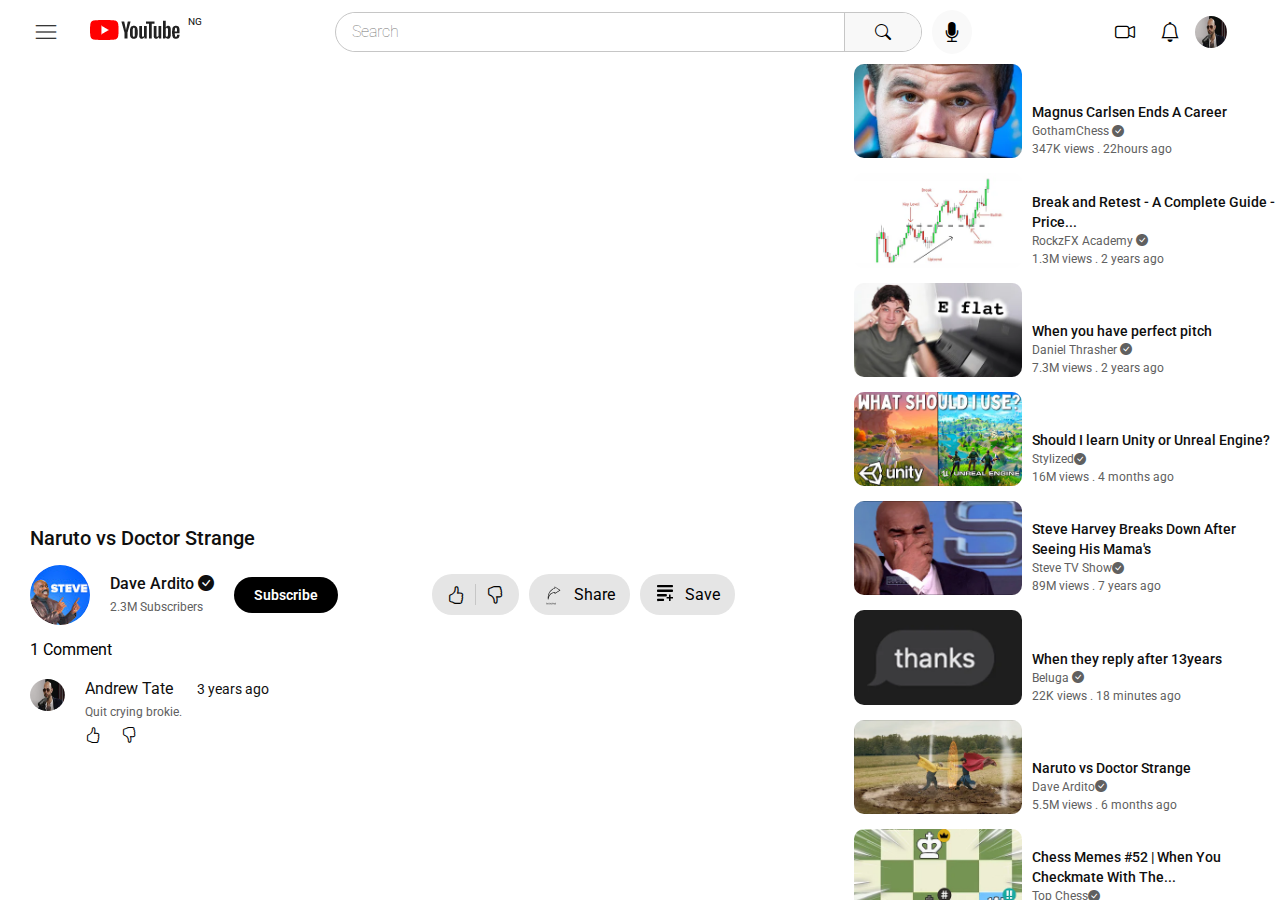
<file: naruto.html>
<!DOCTYPE html>
<html lang="en">
<head>
    <meta charset="UTF-8">
    <meta http-equiv="X-UA-Compatible" content="IE=edge">
    <meta name="viewport" content="width=device-width, initial-scale=1.0">
    <link rel="stylesheet" href="https://cdn.jsdelivr.net/npm/bootstrap-icons@1.10.2/font/bootstrap-icons.css">
    <link rel="stylesheet" href="https://fonts.googleapis.com/css2?family=Material+Symbols+Outlined:opsz,wght,FILL,GRAD@20..48,100..700,0..1,-50..200" />
    <link rel="stylesheet" href="style.css">
    <title>Shazam</title>
</head>
<body>
    <section class="dark">
        <div class="dashboard">
            <div class="icons">
                <span class="material-symbols-outlined bi-list1 hover" onclick="sidebar()">menu</span>
                <a href="index.html"><div class="youtubeico">
                    <img src="images/youtube logo.PNG" alt="">
                    <p>NG</p>
                </div></a>
            </div>
            <div class="mid">
                <div class="searchbar">
                    <i class="bi bi-search none"></i>
                    <input type="text" placeholder="Search">
                    <div class="search" title="Browse">
                        <i class="bi bi-search"></i>
                    </div>
                </div>
                <i class="bi bi-mic-fill" title="Search with your voice"></i>
            </div>
            <div class="user">
                <i class="bi bi-camera-video hover1"></i>
                <i class="bi bi-bell hover1"></i>
                <img class ='userpic'title='Andrew Tate'src="[data-uri]" alt="user">
            </div>
        </div>
        <div class="mainvideo">
            <div class="sidebarcont1">
                <div class="sidebar">
                    <div class="top">
                        <a href="index.html"><div class="rect selected">
                            <i class="bi bi-house-door-fill rectpic"></i>
                            <p>Home</p>
                        </div></a>
                        <div class="rect">
                            <img class= 'short'src="images/youtube-shorts-logo-15252.svg"/>
                            <p>Shorts</p>
                        </div>
                        <div class="rect">
                            <i class="bi bi-collection-play rectpic"></i>
                            <p>Subscriptions</p>
                        </div>
                    </div>
                    <div class="middle">
                        <div class="rect">
                            <img src="images/youtube-videos-7639.svg" class='short'alt="vid">
                            <p>Library</p>
                        </div>
                        <div class="rect">
                            <img class='short'src="images/history-7611.svg" alt="short">
                            <p>History</p>
                        </div>
                        <div class="rect">
                            <i class="bi bi-play-fill"></i>
                            <p>Your videos</p>
                        </div>
                        <div class="rect">
                            <img src="images/time-2623.svg"class='short' alt="time">
                            <p>Watch Later`</p>
                        </div>
                        <div class="rect">
                            <img src="images/thumbs-up-11229.svg" class='short'alt="thumbsup">
                            <p>Liked videos</p>
                        </div>
                    </div>
                    <div class="bmiddle">
                        <p class="subsheading">Subscriptions</p>
                        <div class="rect">
                            <img src="images/gotham chess.png" class='subs' alt="goth">
                            <p>GothamChess</p>
                        </div>
                        <div class="rect">
                            <img src="images/rockz.jpg" class='subs' alt="forex">
                            <p>RockzFX Academy</p>
                        </div>
                        <div class="rect">
                            <img src="images/steven.jpg" class='subs' alt="forex">
                            <p>Steven He</p>
                        </div>
                        <div class="rect">
                            <img src="images/rayner.jpg"class='subs' alt="forex">
                            <p>Rayner Teo</p>
                        </div>
                        <div class="rect">
                            <img src="images/millionare'.jpg" class='subs'alt="forex">
                            <p>Project Millionaire</p>
                        </div>
                        <div class="rect">
                            <img src="images/add-button-12017.svg" class="short" alt="">
                            <p>Browse channels</p>
                        </div>
                        <div class="bmiddle">
                    </div>
                        <p class="subsheading">Explore</p>
                        <div class="rect">
                            <i class="bi bi-fire rectpic"></i>
                            <p>Trending</p>
                        </div>
                        <div class="rect">
                            <img src="images/music-note-10180.svg" class='subs' alt="forex">
                            <p>Music</p>
                        </div>
                        <div class="rect">
                            <img src="images/8757632_youtube gaming_gaming_play_steaming_youtube_icon.png" class='subs' alt="forex">
                            <p>Gaming</p>
                        </div>
                        <div class="rect">
                            <i class="bi bi-newspaper"></i>
                            <p>News</p>
                        </div> 
                        <div class="rect">
                            <i class="bi bi-trophy"></i>
                            <p>Sports</p>
                        </div>
                    </div>
                    <div class="bmiddle">
                        <p class="subsheading">More from youtube</p>
                        <div class="rect">
                            <img src="images/youtube-logo-2431.svg"class='short' alt="logo">
                            <p>YouTube Premium</p>
                        </div>
                        <div class="rect">
                            <img src="images/icons8-youtube-studio-48.png" class='subs' alt="forex">
                            <p>Creator Studio</p>
                        </div>
                        <div class="rect">
                            <img src="images/icons8-youtube-music-48.png" class='subs' alt="forex">
                            <p>YouTube Music</p>
                        </div>
                        <div class="rect">
                            <img src="images/youtube kids.svg" class='short ytkids'alt="">
                            <p>YouTube Kids</p>
                        </div> 
                        <div class="rect">
                            <img src="images/youtube-tv-icon.svg"class='short' alt="">
                            <p>YouTube TV</p>
                        </div>
                    </div>
                    <div class="top">
                        <div class="rect">
                            <i class="bi bi-gear"></i>
                            <p>Settings</p>
                        </div>
                        <div class="rect">
                            <i class="bi bi-flag"></i>
                            <p>Report history</p>
                        </div>
                        <div class="rect">
                            <i class="bi bi-question-circle"></i>
                            <p>Help</p>
                        </div>
                        <div class="rect">
                            <img src="images/warning-1090.svg" class='short'alt="">
                            <p>Send feedback</p>
                        </div> 
                    </div>
                    <div class="bottom">
                        <div class="bsec">
                            <a href="">About</a>&nbsp;
                            <a href=''>Press</a>&nbsp;
                            <a href=''>Copyright</a><br>
                            <a href=''>Contact us</a>
                            <a href=''>Creators</a>
                            <a href="">Advertise</a>
                            <a href="">Developers</a>
                        </div>
                        <div class="bsec">
                            <a href="">Terms</a>&nbsp;
                            <a href="">Privacy</a>&nbsp;
                            <a href="">Policy & Safety</a><br>
                            <a href="">How YouTube works</a><br>
                            <a href="">Test new features</a>
                        </div>
                        <div class="bsec">
                            <p>© 2022 Google LLC</p>
                        </div>
                    </div>
                </div>
            </div>
            <div class="dim"></div>
            <div class="creator">
                <div class="iframeContainer">
                    <iframe width="100%" height="488" src="https://www.youtube.com/embed/oI5KcRgB5oQ" title="Naruto vs Doctor Strange" frameborder="0" allow="accelerometer; autoplay; clipboard-write; encrypted-media; gyroscope; picture-in-picture; web-share" allowfullscreen></iframe>
                </div>
                <h2>Naruto vs Doctor Strange</h2>
                <div class="topcreator">
                    <div class="channel">
                        <img src="images/stevepic.jpg" alt="pic">
                        <div class="title">
                            <h2>Dave Ardito <i title='verified'class="bi bi-check-circle-fill"></i></h2>
                            <p>2.3M Subscribers</p>
                        </div>
                        <a href="">Subscribe</a>
                    </div>
                    <div class="likes">
                        <div class="like">
                            <i class="bi bi-hand-thumbs-up"></i>
                            <i class="bi bi-hand-thumbs-down"></i>
                        </div>
                        <div class="like">
                            <img src="images/noun-share-3772170.svg" alt="pic">
                            <p>Share</p>
                        </div>
                        <div class="like">
                            <img src="images/noun-add-924266.svg" alt="pic">
                            <p>Save</p>
                        </div>
                    </div>
                </div>
                <div class="comments">
                    <p>1 Comment</p>
                    <div class="comm">
                        <img class="userpic" title="Andrew Tate" src="[data-uri]" alt="user">
                        <div class="title">
                            <h2>Andrew Tate <span>3 years ago</span></h2>
                            <p>Quit crying brokie.</p>
                            <div class="like1">
                                <i class="bi bi-hand-thumbs-up"></i>
                                <i class="bi bi-hand-thumbs-down"></i>
                            </div>
                        </div>
                    </div>                    
                </div>
            </div>
            <div class="leftvideo">
                <a href="magnus.html"><div class="videocard">
                    <img src="images/magnus.webp" alt="">
                    <div class="title">
                        <p>Magnus Carlsen Ends A Career</p>
                        <p>GothamChess <i title='verified'class="bi bi-check-circle-fill"></i></p>
                        <p>347K views . 22hours ago</p>
                    </div>
                </div></a>
                <a href="rockzfx.html"><div class="videocard">
                    <img src="images/break.webp" alt="">
                    <div class="title">
                        <p>Break and Retest - A Complete Guide - Price...</p>
                        <p>RockzFX Academy <i title='verified'class="bi bi-check-circle-fill"></i></p>
                        <p>1.3M views . 2 years ago</p>
                    </div>
                </div></a>
                <a href="pitch.html"><div class="videocard">
                    <img src="images/when you have perfect pitch.webp" alt="">
                        <div class="title">
                            <p>When you have perfect pitch</p>
                            <p>Daniel Thrasher <i title='verified'class="bi bi-check-circle-fill"></i></p>
                            <p>7.3M views . 2 years ago</p>
                        </div>
                </div></a>
                <a href="unity.html"><div class="videocard">
                    <img src="images/unity.webp" alt="">
                    <div class="title">
                        <p>Should I learn Unity or Unreal Engine?</p>
                        <p>Stylized<i title='verified'class="bi bi-check-circle-fill"></i></p>
                        <p>16M views . 4 months ago</p>
                    </div>
                </div></a>
                <a href="steve-harvey.html"><div class="videocard">
                    <img src="images/steve harvey.webp" alt="">                    
                    <div class="title">
                        <p>Steve Harvey Breaks Down After Seeing His Mama's</p>
                        <p>Steve TV Show<i title='verified'class="bi bi-check-circle-fill"></i></p>
                        <p>89M views . 7 years ago</p>
                    </div>
                </div></a>
                <a href="beluga.html"><div class="videocard">
                    <img src="images/beluga.webp" alt="">
                    <div class="title">
                        <p>When they reply after 13years</p>
                        <p>Beluga <i title='verified'class="bi bi-check-circle-fill"></i></p>
                        <p>22K views . 18 minutes ago</p>
                    </div>
                </div></a>
                <a href="naruto.html"><div class="videocard">
                    <img src="images/naruto.webp" alt="">
                    <div class="title">
                        <p>Naruto vs Doctor Strange</p>
                        <p>Dave Ardito<i title='verified'class="bi bi-check-circle-fill"></i></p>
                        <p>5.5M views . 6 months ago</p>
                    </div>
                </div></a>
                <a href="top-chess.html"><div class="videocard">
                    <img src="images/chess memes.webp" alt="">
                        <div class="title">
                            <p>Chess Memes #52 | When You Checkmate With The...</p>
                            <p>Top Chess<i title='verified'class="bi bi-check-circle-fill"></i></p>
                            <p>92K views . 22 hours ago</p>
                        </div>
                </div></a>
                <a href="boss.html"><div class="videocard">
                    <img src="images/fast phones.webp" alt="">
                        <div class="title">
                            <p>The 2 Fastest Phones on the Planet.</p>
                            <p>Mrwhosetheboss <i title='verified'class="bi bi-check-circle-fill"></i></p>
                            <p>10M views . 2 years ago</p>
                        </div>
                </div></a>
                <a href="jalex.html"><div class="videocard">
                    <img src="images/naruto trailer.webp" alt="">
                        <div class="title">
                            <p>I Spent 150days creating a Naruto trailer - Part3</p>
                            <p>Jalex Rosa <i title='verified'class="bi bi-check-circle-fill"></i></p>
                            <p>1.2M views . 4 days ago</p>
                        </div>
                </div></a>
                <a href="avatar.html"><div class="videocard">
                    <img src="images/aang.webp" alt="">
                        <div class="title">
                            <p>Every Time Aang Appears in Legend Of Korra |...</p>
                            <p>Avatar: The Last Airbender<i title='verified'class="bi bi-check-circle-fill"></i></p>
                            <p>412K views . 5 months ago</p>
                    </div>
                </div></a>
                <a href="spe.html"><div class="videocard">
                    <img src="images/rel just.webp" alt="">
                        <div class="title">
                            <p>Relative Justice S2 E63 | Relative Justice October 2...</p>
                            <p>SPE<i title='verified'class="bi bi-check-circle-fill"></i></p>
                            <p>175K views . 1 month ago</p>
                        </div>
                </div></a>
                <a href="gotham.html"><div class="videocard">
                    <img src="images/win in 8 moves.webp" alt="">
                    <div class="title">
                        <p>WIN IN 8 MOVES | The Fried Liver Attack</p>
                        <p>GothamChess<i title='verified'class="bi bi-check-circle-fill"></i></p>
                        <p>3.3M views . 1 year ago</p>
                    </div>
                </div></a>
                <a href="shirrako.html"><div class="videocard">
                    <img src="images/GOW.webp" alt="">
                    <div class="title">
                        <p>God Of War Ragnarok- Kratos Vs. Garm Boss Figh...</p>
                        <p>Shirrako <i title='verified'class="bi bi-check-circle-fill"></i></p>
                        <p>1.5M views . 3 weeks ago</p>
                    </div>
                </div></a>
                <a href="fifa.html"><div class="videocard">
                    <img src="images/jung kook.webp" alt="bros">
                    <div class="title">
                        <p>Jung Kook from BTS performs 'Dreamers' at FIF...</p>
                        <p>FIFA<i title='verified'class="bi bi-check-circle-fill"></i></p>
                        <p>31M views . 8 days ago</p>
                    </div>
                </div></a>
            </div>
        </div>
    </section>
    <script src="index.js"></script>
</body>
</html>
</file>
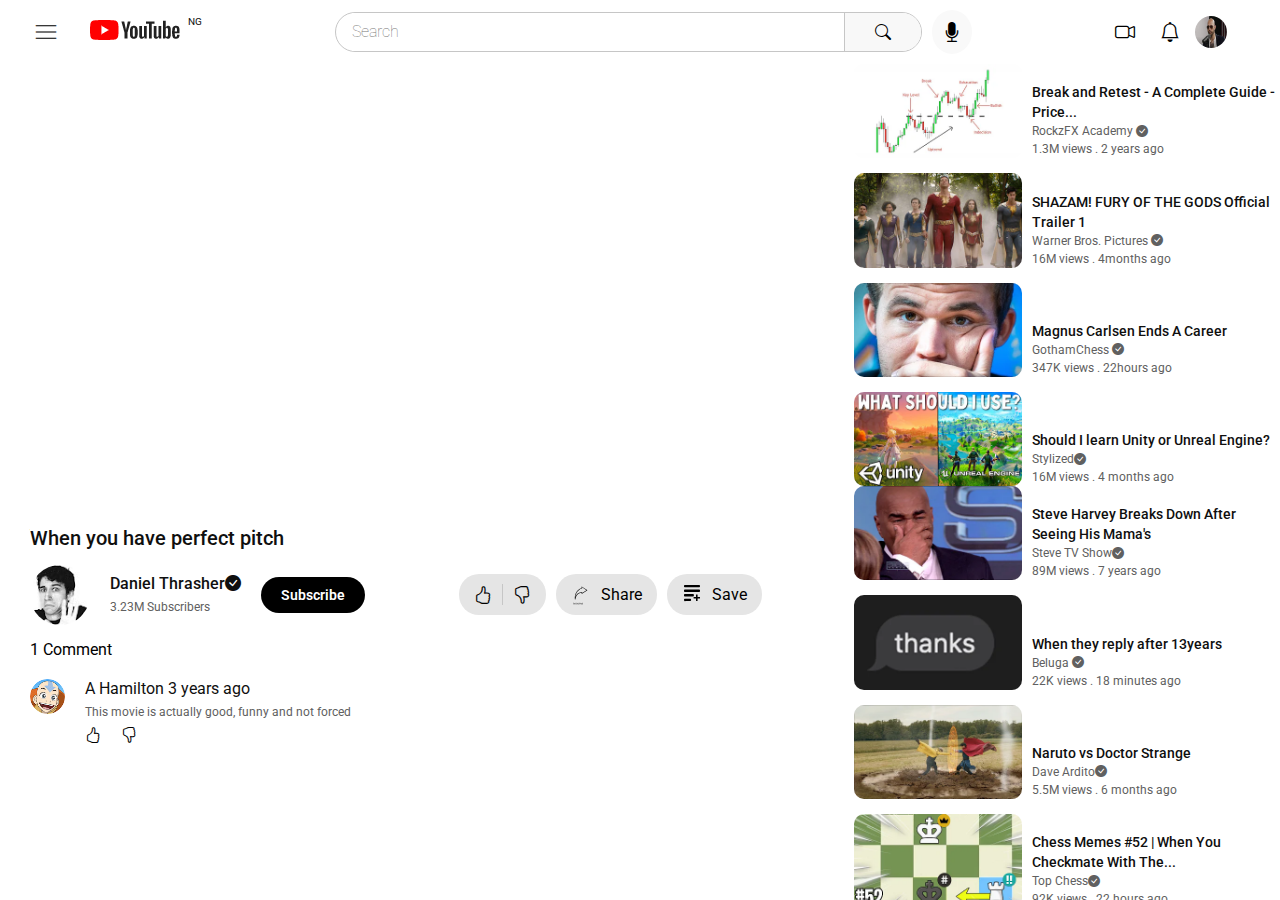
<file: pitch.html>
<!DOCTYPE html>
<html lang="en">
<head>
    <meta charset="UTF-8">
    <meta http-equiv="X-UA-Compatible" content="IE=edge">
    <meta name="viewport" content="width=device-width, initial-scale=1.0">
    <link rel="stylesheet" href="https://cdn.jsdelivr.net/npm/bootstrap-icons@1.10.2/font/bootstrap-icons.css">
    <link rel="stylesheet" href="https://fonts.googleapis.com/css2?family=Material+Symbols+Outlined:opsz,wght,FILL,GRAD@20..48,100..700,0..1,-50..200" />
    <link rel="stylesheet" href="style.css">
    <title>Shazam</title>
</head>
<body>
    <section class="dark">
        <div class="dashboard">
            <div class="icons">
                <span class="material-symbols-outlined bi-list1 hover" onclick="sidebar()">menu</span>
                <a href="index.html"><div class="youtubeico">
                    <img src="images/youtube logo.PNG" alt="">
                    <p>NG</p>
                </div></a>
            </div>
            <div class="mid">
                <div class="searchbar">
                    <i class="bi bi-search none"></i>
                    <input type="text" placeholder="Search">
                    <div class="search" title="Browse">
                        <i class="bi bi-search"></i>
                    </div>
                </div>
                <i class="bi bi-mic-fill" title="Search with your voice"></i>
            </div>
            <div class="user">
                <i class="bi bi-camera-video hover1"></i>
                <i class="bi bi-bell hover1"></i>
                <img class ='userpic'title='Andrew Tate'src="[data-uri]" alt="user">
            </div>
        </div>
        <div class="mainvideo">
            <div class="sidebarcont1">
                <div class="sidebar">
                    <div class="top">
                        <a href="index.html"><div class="rect selected">
                            <i class="bi bi-house-door-fill rectpic"></i>
                            <p>Home</p>
                        </div></a>
                        <div class="rect">
                            <img class= 'short'src="images/youtube-shorts-logo-15252.svg"/>
                            <p>Shorts</p>
                        </div>
                        <div class="rect">
                            <i class="bi bi-collection-play rectpic"></i>
                            <p>Subscriptions</p>
                        </div>
                    </div>
                    <div class="middle">
                        <div class="rect">
                            <img src="images/youtube-videos-7639.svg" class='short'alt="vid">
                            <p>Library</p>
                        </div>
                        <div class="rect">
                            <img class='short'src="images/history-7611.svg" alt="short">
                            <p>History</p>
                        </div>
                        <div class="rect">
                            <i class="bi bi-play-fill"></i>
                            <p>Your videos</p>
                        </div>
                        <div class="rect">
                            <img src="images/time-2623.svg"class='short' alt="time">
                            <p>Watch Later`</p>
                        </div>
                        <div class="rect">
                            <img src="images/thumbs-up-11229.svg" class='short'alt="thumbsup">
                            <p>Liked videos</p>
                        </div>
                    </div>
                    <div class="bmiddle">
                        <p class="subsheading">Subscriptions</p>
                        <div class="rect">
                            <img src="images/gotham chess.png" class='subs' alt="goth">
                            <p>GothamChess</p>
                        </div>
                        <div class="rect">
                            <img src="images/rockz.jpg" class='subs' alt="forex">
                            <p>RockzFX Academy</p>
                        </div>
                        <div class="rect">
                            <img src="images/steven.jpg" class='subs' alt="forex">
                            <p>Steven He</p>
                        </div>
                        <div class="rect">
                            <img src="images/rayner.jpg"class='subs' alt="forex">
                            <p>Rayner Teo</p>
                        </div>
                        <div class="rect">
                            <img src="images/millionare'.jpg" class='subs'alt="forex">
                            <p>Project Millionaire</p>
                        </div>
                        <div class="rect">
                            <img src="images/add-button-12017.svg" class="short" alt="">
                            <p>Browse channels</p>
                        </div>
                        <div class="bmiddle">
                    </div>
                        <p class="subsheading">Explore</p>
                        <div class="rect">
                            <i class="bi bi-fire rectpic"></i>
                            <p>Trending</p>
                        </div>
                        <div class="rect">
                            <img src="images/music-note-10180.svg" class='subs' alt="forex">
                            <p>Music</p>
                        </div>
                        <div class="rect">
                            <img src="images/8757632_youtube gaming_gaming_play_steaming_youtube_icon.png" class='subs' alt="forex">
                            <p>Gaming</p>
                        </div>
                        <div class="rect">
                            <i class="bi bi-newspaper"></i>
                            <p>News</p>
                        </div> 
                        <div class="rect">
                            <i class="bi bi-trophy"></i>
                            <p>Sports</p>
                        </div>
                    </div>
                    <div class="bmiddle">
                        <p class="subsheading">More from youtube</p>
                        <div class="rect">
                            <img src="images/youtube-logo-2431.svg"class='short' alt="logo">
                            <p>YouTube Premium</p>
                        </div>
                        <div class="rect">
                            <img src="images/icons8-youtube-studio-48.png" class='subs' alt="forex">
                            <p>Creator Studio</p>
                        </div>
                        <div class="rect">
                            <img src="images/icons8-youtube-music-48.png" class='subs' alt="forex">
                            <p>YouTube Music</p>
                        </div>
                        <div class="rect">
                            <img src="images/youtube kids.svg" class='short ytkids'alt="">
                            <p>YouTube Kids</p>
                        </div> 
                        <div class="rect">
                            <img src="images/youtube-tv-icon.svg"class='short' alt="">
                            <p>YouTube TV</p>
                        </div>
                    </div>
                    <div class="top">
                        <div class="rect">
                            <i class="bi bi-gear"></i>
                            <p>Settings</p>
                        </div>
                        <div class="rect">
                            <i class="bi bi-flag"></i>
                            <p>Report history</p>
                        </div>
                        <div class="rect">
                            <i class="bi bi-question-circle"></i>
                            <p>Help</p>
                        </div>
                        <div class="rect">
                            <img src="images/warning-1090.svg" class='short'alt="">
                            <p>Send feedback</p>
                        </div> 
                    </div>
                    <div class="bottom">
                        <div class="bsec">
                            <a href="">About</a>&nbsp;
                            <a href=''>Press</a>&nbsp;
                            <a href=''>Copyright</a><br>
                            <a href=''>Contact us</a>
                            <a href=''>Creators</a>
                            <a href="">Advertise</a>
                            <a href="">Developers</a>
                        </div>
                        <div class="bsec">
                            <a href="">Terms</a>&nbsp;
                            <a href="">Privacy</a>&nbsp;
                            <a href="">Policy & Safety</a><br>
                            <a href="">How YouTube works</a><br>
                            <a href="">Test new features</a>
                        </div>
                        <div class="bsec">
                            <p>© 2022 Google LLC</p>
                        </div>
                    </div>
                </div>
            </div>
            <div class="dim"></div>
            <div class="creator">
                <div class="iframeContainer">
                    <iframe width="100%" height="488" src="https://www.youtube.com/embed/1LIfEmClwAw" title="When you have perfect pitch" frameborder="0" allow="accelerometer; autoplay; clipboard-write; encrypted-media; gyroscope; picture-in-picture" allowfullscreen></iframe>
                </div>
                <h2>When you have perfect pitch</h2>
                <div class="topcreator">
                    <div class="channel">
                        <img src="images/danielthrasher.jpg" alt="pic">
                        <div class="title">
                            <h2>Daniel Thrasher<i title='verified'class="bi bi-check-circle-fill"></i></h2>
                            <p>3.23M Subscribers</p>
                        </div>
                        <a href="">Subscribe</a>
                    </div>
                    <div class="likes">
                        <div class="like">
                            <i class="bi bi-hand-thumbs-up"></i>
                            <i class="bi bi-hand-thumbs-down"></i>
                        </div>
                        <div class="like">
                            <img src="images/noun-share-3772170.svg" alt="pic">
                            <p>Share</p>
                        </div>
                        <div class="like">
                            <img src="images/noun-add-924266.svg" alt="pic">
                            <p>Save</p>
                        </div>
                    </div>
                </div>
                <div class="comments">
                    <p>1 Comment</p>
                    <div class="comm">
                        <img src="images/aangpic.jpg" alt="pic">
                        <div class="title">
                            <h2>A Hamilton 3 years ago</h2>
                            <p>This movie is actually good, funny and not forced</p>
                            <div class="like1">
                                <i class="bi bi-hand-thumbs-up"></i>
                                <i class="bi bi-hand-thumbs-down"></i>
                            </div>
                        </div>
                    </div>                    
                </div>
            </div>
            <div class="leftvideo">
                <a href="rockzfx.html"><div class="videocard">
                    <img src="images/break.webp" alt="">
                    <div class="title">
                        <p>Break and Retest - A Complete Guide - Price...</p>
                        <p>RockzFX Academy <i title='verified'class="bi bi-check-circle-fill"></i></p>
                        <p>1.3M views . 2 years ago</p>
                    </div>
                </div></a>
                <a href="shazam.html"><div class="videocard">
                    <img src="images/shazam.webp" alt="">
                    <div class="title">
                        <p>SHAZAM! FURY OF THE GODS Official Trailer 1</p>
                        <p>Warner Bros. Pictures <i title='verified'class="bi bi-check-circle-fill"></i></p>
                        <p>16M views . 4months ago</p>
                    </div>
                </div></a>
                <a href="magnus.html"><div class="videocard">
                    <img src="images/magnus.webp" alt="">
                    <div class="title">
                        <p>Magnus Carlsen Ends A Career</p>
                        <p>GothamChess <i title='verified'class="bi bi-check-circle-fill"></i></p>
                        <p>347K views . 22hours ago</p>
                    </div>
                </div></a>
                <a href="unity.html"><div class="videocard">
                    <img src="images/unity.webp" alt="">
                    <div class="title">
                        <p>Should I learn Unity or Unreal Engine?</p>
                        <p>Stylized<i title='verified'class="bi bi-check-circle-fill"></i></p>
                        <p>16M views . 4 months ago</p>
                    </div>
                </div>
                <div class="videocard">
                    <img src="images/steve harvey.webp" alt="">                    
                    <div class="title">
                        <p>Steve Harvey Breaks Down After Seeing His Mama's</p>
                        <p>Steve TV Show<i title='verified'class="bi bi-check-circle-fill"></i></p>
                        <p>89M views . 7 years ago</p>
                    </div>
                </div></a>
                <div class="videocard">
                    <img src="images/beluga.webp" alt="">
                    <div class="title">
                        <p>When they reply after 13years</p>
                        <p>Beluga <i title='verified'class="bi bi-check-circle-fill"></i></p>
                        <p>22K views . 18 minutes ago</p>
                    </div>
                </div>
                <div class="videocard">
                    <img src="images/naruto.webp" alt="">
                    <div class="title">
                        <p>Naruto vs Doctor Strange</p>
                        <p>Dave Ardito<i title='verified'class="bi bi-check-circle-fill"></i></p>
                        <p>5.5M views . 6 months ago</p>
                    </div>
                </div>
                <div class="videocard">
                    <img src="images/chess memes.webp" alt="">
                        <div class="title">
                            <p>Chess Memes #52 | When You Checkmate With The...</p>
                            <p>Top Chess<i title='verified'class="bi bi-check-circle-fill"></i></p>
                            <p>92K views . 22 hours ago</p>
                        </div>
                </div>
                <div class="videocard">
                    <img src="images/fast phones.webp" alt="">
                        <div class="title">
                            <p>The 2 Fastest Phones on the Planet.</p>
                            <p>Mrwhosetheboss <i title='verified'class="bi bi-check-circle-fill"></i></p>
                            <p>10M views . 2 years ago</p>
                        </div>
                </div>
                <div class="videocard">
                    <img src="images/naruto trailer.webp" alt="">
                        <div class="title">
                            <p>I Spent 150days creating a Naruto trailer - Part3</p>
                            <p>Jalex Rosa <i title='verified'class="bi bi-check-circle-fill"></i></p>
                            <p>1.2M views . 4 days ago</p>
                        </div>
                </div>
                <div class="videocard">
                    <img src="images/aang.webp" alt="">
                        <div class="title">
                            <p>Every Time Aang Appears in Legend Of Korra |...</p>
                            <p>Avatar: The Last Airbender<i title='verified'class="bi bi-check-circle-fill"></i></p>
                            <p>412K views . 5 months ago</p>
                    </div>
                </div>
                <div class="videocard">
                    <img src="images/rel just.webp" alt="">
                        <div class="title">
                            <p>Relative Justice S2 E63 | Relative Justice October 2...</p>
                            <p>SPE<i title='verified'class="bi bi-check-circle-fill"></i></p>
                            <p>175K views . 1 month ago</p>
                        </div>
                </div>
                <div class="videocard">
                    <img src="images/win in 8 moves.webp" alt="">
                    <div class="title">
                        <p>WIN IN 8 MOVES | The Fried Liver Attack</p>
                        <p>GothamChess<i title='verified'class="bi bi-check-circle-fill"></i></p>
                        <p>3.3M views . 1 year ago</p>
                    </div>
                </div>
                <div class="videocard">
                    <img src="images/GOW.webp" alt="">
                    <div class="title">
                        <p>God Of War Ragnarok- Kratos Vs. Garm Boss Figh...</p>
                        <p>Shirrako <i title='verified'class="bi bi-check-circle-fill"></i></p>
                        <p>1.5M views . 3 weeks ago</p>
                    </div>
                </div>
                <div class="videocard">
                    <img src="images/jung kook.webp" alt="bros">
                    <div class="title">
                        <p>Jung Kook from BTS performs 'Dreamers' at FIF...</p>
                        <p>FIFA<i title='verified'class="bi bi-check-circle-fill"></i></p>
                        <p>31M views . 8 days ago</p>
                    </div>
                </div>
            </div>
        </div>
    </section>
    <script src="index.js"></script>
</body>
</html>
</file>
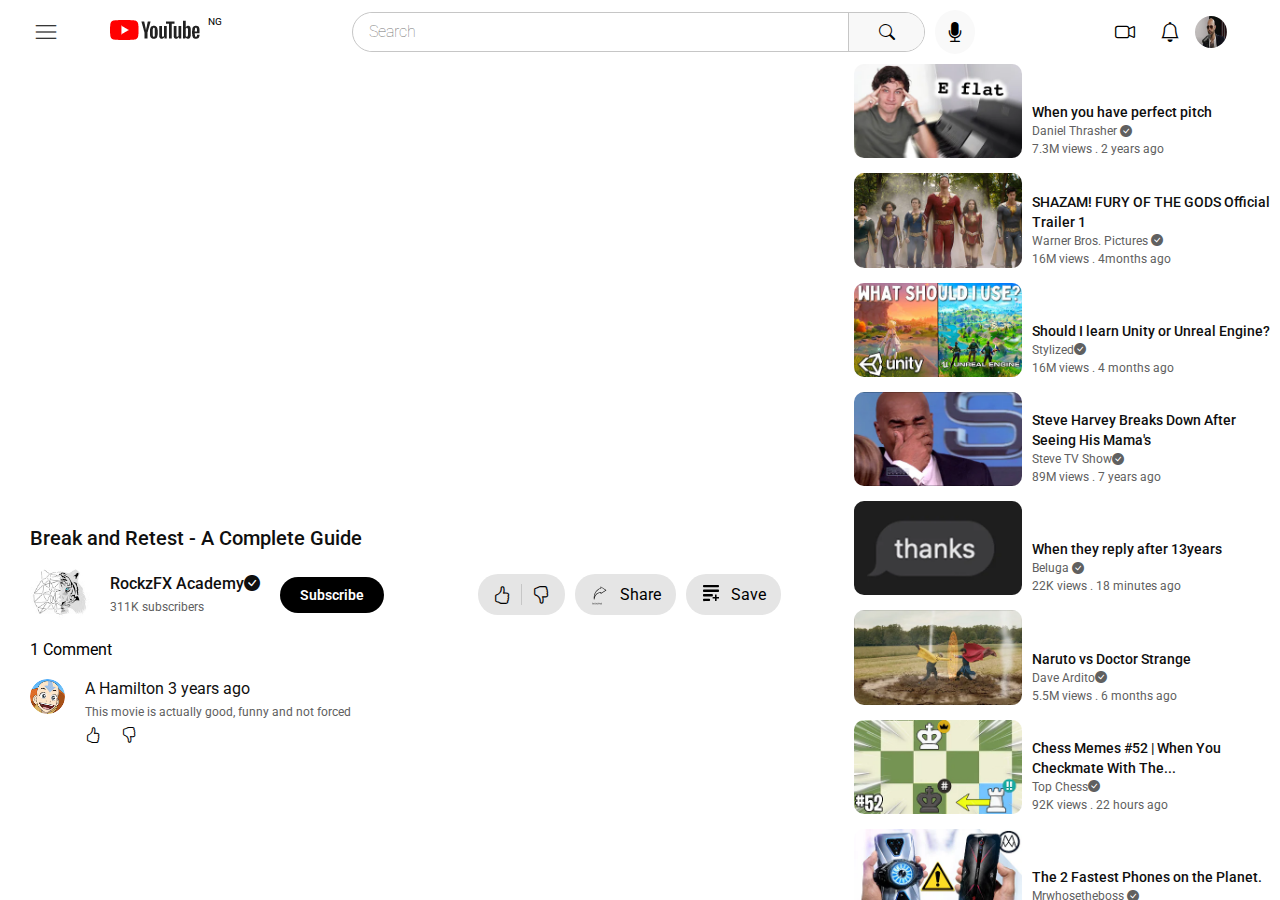
<file: rockzfx.html>
<!DOCTYPE html>
<html lang="en">
<head>
    <meta charset="UTF-8">
    <meta http-equiv="X-UA-Compatible" content="IE=edge">
    <meta name="viewport" content="width=device-width, initial-scale=1.0">
    <link rel="stylesheet" href="https://cdn.jsdelivr.net/npm/bootstrap-icons@1.10.2/font/bootstrap-icons.css">
    <link rel="stylesheet" href="https://fonts.googleapis.com/css2?family=Material+Symbols+Outlined:opsz,wght,FILL,GRAD@20..48,100..700,0..1,-50..200" />
    <link rel="stylesheet" href="style.css">
    <title>Shazam</title>
</head>
<body>
    <section class="dark">
        <div class="dashboard">
            <div class="icons">
                <span class="material-symbols-outlined bi-list1 hover" onclick="sidebar()">menu</span>
                <a href="index.html"></a><div class="youtubeico">
                    <img src="images/youtube logo.PNG" alt="">
                    <p>NG</p>
                </div></a>
            </div>
            <div class="mid">
                <div class="searchbar">
                    <i class="bi bi-search none"></i>
                    <input type="text" placeholder="Search">
                    <div class="search" title="Browse">
                        <i class="bi bi-search"></i>
                    </div>
                </div>
                <i class="bi bi-mic-fill" title="Search with your voice"></i>
            </div>
            <div class="user">
                <i class="bi bi-camera-video hover1"></i>
                <i class="bi bi-bell hover1"></i>
                <img class ='userpic'title='Andrew Tate'src="[data-uri]" alt="user">
            </div>
        </div>
        <div class="mainvideo">
            <div class="sidebarcont1">
                <div class="sidebar">
                    <div class="top">
                        <a href="index.html"><div class="rect selected">
                            <i class="bi bi-house-door-fill rectpic"></i>
                            <p>Home</p>
                        </div></a>
                        <div class="rect">
                            <img class= 'short'src="images/youtube-shorts-logo-15252.svg"/>
                            <p>Shorts</p>
                        </div>
                        <div class="rect">
                            <i class="bi bi-collection-play rectpic"></i>
                            <p>Subscriptions</p>
                        </div>
                    </div>
                    <div class="middle">
                        <div class="rect">
                            <img src="images/youtube-videos-7639.svg" class='short'alt="vid">
                            <p>Library</p>
                        </div>
                        <div class="rect">
                            <img class='short'src="images/history-7611.svg" alt="short">
                            <p>History</p>
                        </div>
                        <div class="rect">
                            <i class="bi bi-play-fill"></i>
                            <p>Your videos</p>
                        </div>
                        <div class="rect">
                            <img src="images/time-2623.svg"class='short' alt="time">
                            <p>Watch Later`</p>
                        </div>
                        <div class="rect">
                            <img src="images/thumbs-up-11229.svg" class='short'alt="thumbsup">
                            <p>Liked videos</p>
                        </div>
                    </div>
                    <div class="bmiddle">
                        <p class="subsheading">Subscriptions</p>
                        <div class="rect">
                            <img src="images/gotham chess.png" class='subs' alt="goth">
                            <p>GothamChess</p>
                        </div>
                        <div class="rect">
                            <img src="images/rockz.jpg" class='subs' alt="forex">
                            <p>RockzFX Academy</p>
                        </div>
                        <div class="rect">
                            <img src="images/steven.jpg" class='subs' alt="forex">
                            <p>Steven He</p>
                        </div>
                        <div class="rect">
                            <img src="images/rayner.jpg"class='subs' alt="forex">
                            <p>Rayner Teo</p>
                        </div>
                        <div class="rect">
                            <img src="images/millionare'.jpg" class='subs'alt="forex">
                            <p>Project Millionaire</p>
                        </div>
                        <div class="rect">
                            <img src="images/add-button-12017.svg" class="short" alt="">
                            <p>Browse channels</p>
                        </div>
                        <div class="bmiddle">
                    </div>
                        <p class="subsheading">Explore</p>
                        <div class="rect">
                            <i class="bi bi-fire rectpic"></i>
                            <p>Trending</p>
                        </div>
                        <div class="rect">
                            <img src="images/music-note-10180.svg" class='subs' alt="forex">
                            <p>Music</p>
                        </div>
                        <div class="rect">
                            <img src="images/8757632_youtube gaming_gaming_play_steaming_youtube_icon.png" class='subs' alt="forex">
                            <p>Gaming</p>
                        </div>
                        <div class="rect">
                            <i class="bi bi-newspaper"></i>
                            <p>News</p>
                        </div> 
                        <div class="rect">
                            <i class="bi bi-trophy"></i>
                            <p>Sports</p>
                        </div>
                    </div>
                    <div class="bmiddle">
                        <p class="subsheading">More from youtube</p>
                        <div class="rect">
                            <img src="images/youtube-logo-2431.svg"class='short' alt="logo">
                            <p>YouTube Premium</p>
                        </div>
                        <div class="rect">
                            <img src="images/icons8-youtube-studio-48.png" class='subs' alt="forex">
                            <p>Creator Studio</p>
                        </div>
                        <div class="rect">
                            <img src="images/icons8-youtube-music-48.png" class='subs' alt="forex">
                            <p>YouTube Music</p>
                        </div>
                        <div class="rect">
                            <img src="images/youtube kids.svg" class='short ytkids'alt="">
                            <p>YouTube Kids</p>
                        </div> 
                        <div class="rect">
                            <img src="images/youtube-tv-icon.svg"class='short' alt="">
                            <p>YouTube TV</p>
                        </div>
                    </div>
                    <div class="top">
                        <div class="rect">
                            <i class="bi bi-gear"></i>
                            <p>Settings</p>
                        </div>
                        <div class="rect">
                            <i class="bi bi-flag"></i>
                            <p>Report history</p>
                        </div>
                        <div class="rect">
                            <i class="bi bi-question-circle"></i>
                            <p>Help</p>
                        </div>
                        <div class="rect">
                            <img src="images/warning-1090.svg" class='short'alt="">
                            <p>Send feedback</p>
                        </div> 
                    </div>
                    <div class="bottom">
                        <div class="bsec">
                            <a href="">About</a>&nbsp;
                            <a href=''>Press</a>&nbsp;
                            <a href=''>Copyright</a><br>
                            <a href=''>Contact us</a>
                            <a href=''>Creators</a>
                            <a href="">Advertise</a>
                            <a href="">Developers</a>
                        </div>
                        <div class="bsec">
                            <a href="">Terms</a>&nbsp;
                            <a href="">Privacy</a>&nbsp;
                            <a href="">Policy & Safety</a><br>
                            <a href="">How YouTube works</a><br>
                            <a href="">Test new features</a>
                        </div>
                        <div class="bsec">
                            <p>© 2022 Google LLC</p>
                        </div>
                    </div>
                </div>
            </div>
            <div class="dim"></div>
            <div class="creator">
                <div class="iframeContainer">
                    <iframe width="100%" height="488px" src="https://www.youtube.com/embed/RAMgdqP4gr4" title="Break and Retest Strategy - A Complete Guide - Price Action Simplified" frameborder="0" allow="accelerometer; autoplay; clipboard-write; encrypted-media; gyroscope; picture-in-picture" allowfullscreen></iframe>
                </div>
                <h2>Break and Retest - A Complete Guide </h2>
                <div class="topcreator">
                    <div class="channel">
                        <img src="images/rockz.jpg" alt="pic">
                        <div class="title">
                            <h2>RockzFX Academy<i title='verified'class="bi bi-check-circle-fill"></i></h2>
                            <p>311K subscribers</p>
                        </div>
                        <a href="">Subscribe</a>
                    </div>
                    <div class="likes">
                        <div class="like">
                            <i class="bi bi-hand-thumbs-up"></i>
                            <i class="bi bi-hand-thumbs-down"></i>
                        </div>
                        <div class="like">
                            <img src="images/noun-share-3772170.svg" alt="pic">
                            <p>Share</p>
                        </div>
                        <div class="like">
                            <img src="images/noun-add-924266.svg" alt="pic">
                            <p>Save</p>
                        </div>
                    </div>
                </div>
                <div class="comments">
                    <p>1 Comment</p>
                    <div class="comm">
                        <img src="images/aangpic.jpg" alt="pic">
                        <div class="title">
                            <h2>A Hamilton 3 years ago</h2>
                            <p>This movie is actually good, funny and not forced</p>
                            <div class="like1">
                                <i class="bi bi-hand-thumbs-up"></i>
                                <i class="bi bi-hand-thumbs-down"></i>
                            </div>
                        </div>
                    </div>                    
                </div>
            </div>
            <div class="leftvideo">
                <a href="pitch.html"><div class="videocard">
                    <img src="images/when you have perfect pitch.webp" alt="">
                        <div class="title">
                            <p>When you have perfect pitch</p>
                            <p>Daniel Thrasher <i title='verified'class="bi bi-check-circle-fill"></i></p>
                            <p>7.3M views . 2 years ago</p>
                        </div>
                </div></a>
                <a href="shazam.html"><div class="videocard">
                    <img src="images/shazam.webp" alt="">
                    <div class="title">
                        <p>SHAZAM! FURY OF THE GODS Official Trailer 1</p>
                        <p>Warner Bros. Pictures <i title='verified'class="bi bi-check-circle-fill"></i></p>
                        <p>16M views . 4months ago</p>
                    </div>
                </div></a>
                <div class="videocard">
                    <img src="images/unity.webp" alt="">
                    <div class="title">
                        <p>Should I learn Unity or Unreal Engine?</p>
                        <p>Stylized<i title='verified'class="bi bi-check-circle-fill"></i></p>
                        <p>16M views . 4 months ago</p>
                    </div>
                </div>
                <div class="videocard">
                    <img src="images/steve harvey.webp" alt="">                    
                    <div class="title">
                        <p>Steve Harvey Breaks Down After Seeing His Mama's</p>
                        <p>Steve TV Show<i title='verified'class="bi bi-check-circle-fill"></i></p>
                        <p>89M views . 7 years ago</p>
                    </div>
                </div>
                <div class="videocard">
                    <img src="images/beluga.webp" alt="">
                    <div class="title">
                        <p>When they reply after 13years</p>
                        <p>Beluga <i title='verified'class="bi bi-check-circle-fill"></i></p>
                        <p>22K views . 18 minutes ago</p>
                    </div>
                </div>
                <div class="videocard">
                    <img src="images/naruto.webp" alt="">
                    <div class="title">
                        <p>Naruto vs Doctor Strange</p>
                        <p>Dave Ardito<i title='verified'class="bi bi-check-circle-fill"></i></p>
                        <p>5.5M views . 6 months ago</p>
                    </div>
                </div>
                <div class="videocard">
                    <img src="images/chess memes.webp" alt="">
                        <div class="title">
                            <p>Chess Memes #52 | When You Checkmate With The...</p>
                            <p>Top Chess<i title='verified'class="bi bi-check-circle-fill"></i></p>
                            <p>92K views . 22 hours ago</p>
                        </div>
                </div>
                <div class="videocard">
                    <img src="images/fast phones.webp" alt="">
                        <div class="title">
                            <p>The 2 Fastest Phones on the Planet.</p>
                            <p>Mrwhosetheboss <i title='verified'class="bi bi-check-circle-fill"></i></p>
                            <p>10M views . 2 years ago</p>
                        </div>
                </div>
                <div class="videocard">
                    <img src="images/naruto trailer.webp" alt="">
                        <div class="title">
                            <p>I Spent 150days creating a Naruto trailer - Part3</p>
                            <p>Jalex Rosa <i title='verified'class="bi bi-check-circle-fill"></i></p>
                            <p>1.2M views . 4 days ago</p>
                        </div>
                </div>
                <div class="videocard">
                    <img src="images/aang.webp" alt="">
                        <div class="title">
                            <p>Every Time Aang Appears in Legend Of Korra |...</p>
                            <p>Avatar: The Last Airbender<i title='verified'class="bi bi-check-circle-fill"></i></p>
                            <p>412K views . 5 months ago</p>
                    </div>
                </div>
                <div class="videocard">
                    <img src="images/rel just.webp" alt="">
                        <div class="title">
                            <p>Relative Justice S2 E63 | Relative Justice October 2...</p>
                            <p>SPE<i title='verified'class="bi bi-check-circle-fill"></i></p>
                            <p>175K views . 1 month ago</p>
                        </div>
                </div>
                <div class="videocard">
                    <img src="images/win in 8 moves.webp" alt="">
                    <div class="title">
                        <p>WIN IN 8 MOVES | The Fried Liver Attack</p>
                        <p>GothamChess<i title='verified'class="bi bi-check-circle-fill"></i></p>
                        <p>3.3M views . 1 year ago</p>
                    </div>
                </div>
                <div class="videocard">
                    <img src="images/GOW.webp" alt="">
                    <div class="title">
                        <p>God Of War Ragnarok- Kratos Vs. Garm Boss Figh...</p>
                        <p>Shirrako <i title='verified'class="bi bi-check-circle-fill"></i></p>
                        <p>1.5M views . 3 weeks ago</p>
                    </div>
                </div>
                <div class="videocard">
                    <img src="images/jung kook.webp" alt="bros">
                    <div class="title">
                        <p>Jung Kook from BTS performs 'Dreamers' at FIF...</p>
                        <p>FIFA<i title='verified'class="bi bi-check-circle-fill"></i></p>
                        <p>31M views . 8 days ago</p>
                    </div>
                </div>
            </div>
        </div>
    </section>
    <script src="index.js"></script>
</body>
</html>
</file>
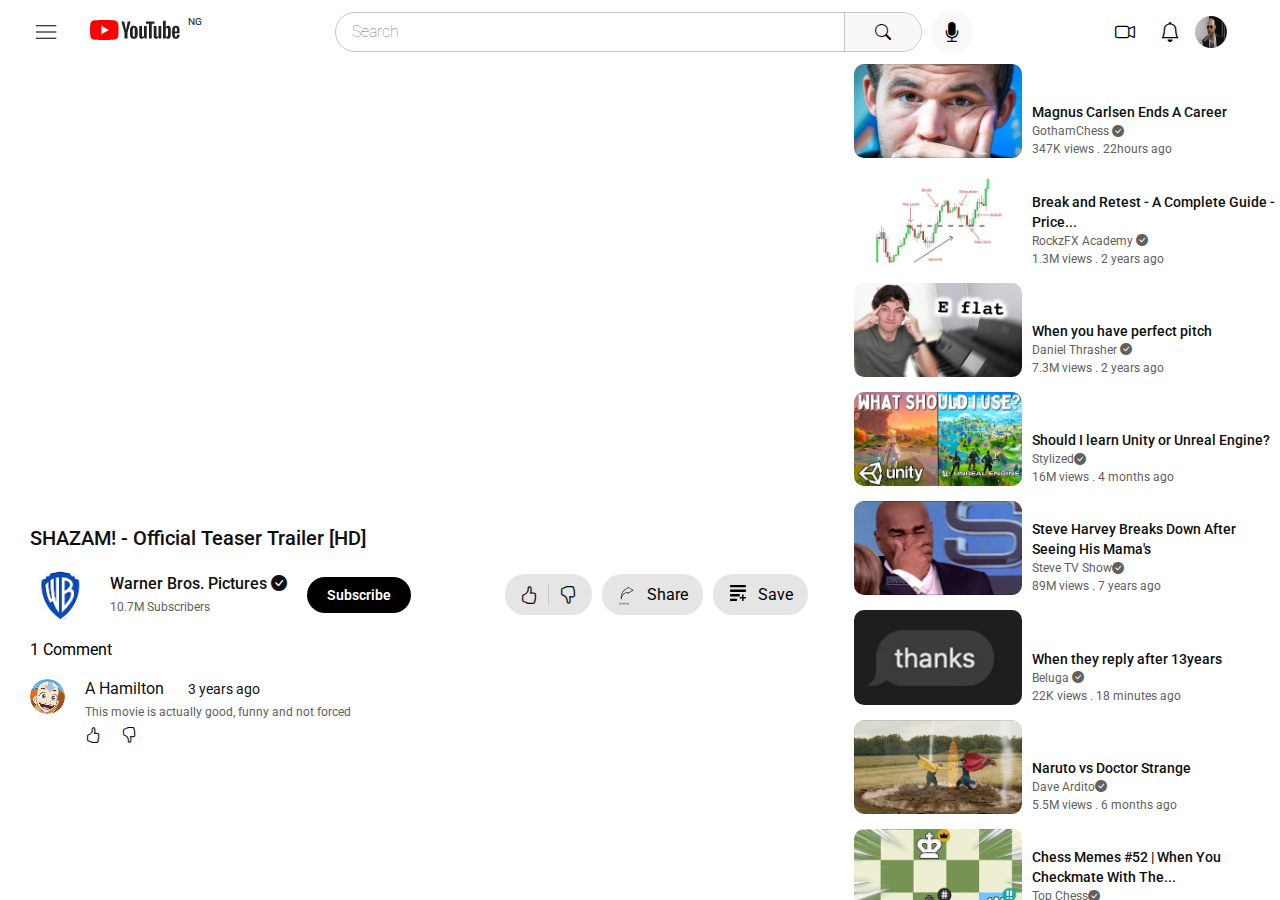
<file: shazam.html>
<!DOCTYPE html>
<html lang="en">
<head>
    <meta charset="UTF-8">
    <meta http-equiv="X-UA-Compatible" content="IE=edge">
    <meta name="viewport" content="width=device-width, initial-scale=1.0">
    <link rel="stylesheet" href="https://cdn.jsdelivr.net/npm/bootstrap-icons@1.10.2/font/bootstrap-icons.css">
    <link rel="stylesheet" href="https://fonts.googleapis.com/css2?family=Material+Symbols+Outlined:opsz,wght,FILL,GRAD@20..48,100..700,0..1,-50..200" />
    <link rel="stylesheet" href="style.css">
    <title>Shazam</title>
</head>
<body>
    <section class="dark">
        <div class="dashboard">
            <div class="icons">
                <span class="material-symbols-outlined bi-list1 hover" onclick="sidebar()">menu</span>
                <a href="index.html"><div class="youtubeico">
                    <img src="images/youtube logo.PNG" alt="">
                    <p>NG</p>
                </div></a>
            </div>
            <div class="mid">
                <div class="searchbar">
                    <i class="bi bi-search none"></i>
                    <input type="text" placeholder="Search">
                    <div class="search" title="Browse">
                        <i class="bi bi-search"></i>
                    </div>
                </div>
                <i class="bi bi-mic-fill" title="Search with your voice"></i>
            </div>
            <div class="user">
                <i class="bi bi-camera-video hover1"></i>
                <i class="bi bi-bell hover1"></i>
                <img class ='userpic'title='Andrew Tate'src="[data-uri]" alt="user">
            </div>
        </div>
        <div class="mainvideo">
            <div class="sidebarcont1">
                <div class="sidebar">
                    <div class="top">
                        <a href="index.html"><div class="rect selected">
                            <i class="bi bi-house-door-fill rectpic"></i>
                            <p>Home</p>
                        </div></a>
                        <div class="rect">
                            <img class= 'short'src="images/youtube-shorts-logo-15252.svg"/>
                            <p>Shorts</p>
                        </div>
                        <div class="rect">
                            <i class="bi bi-collection-play rectpic"></i>
                            <p>Subscriptions</p>
                        </div>
                    </div>
                    <div class="middle">
                        <div class="rect">
                            <img src="images/youtube-videos-7639.svg" class='short'alt="vid">
                            <p>Library</p>
                        </div>
                        <div class="rect">
                            <img class='short'src="images/history-7611.svg" alt="short">
                            <p>History</p>
                        </div>
                        <div class="rect">
                            <i class="bi bi-play-fill"></i>
                            <p>Your videos</p>
                        </div>
                        <div class="rect">
                            <img src="images/time-2623.svg"class='short' alt="time">
                            <p>Watch Later`</p>
                        </div>
                        <div class="rect">
                            <img src="images/thumbs-up-11229.svg" class='short'alt="thumbsup">
                            <p>Liked videos</p>
                        </div>
                    </div>
                    <div class="bmiddle">
                        <p class="subsheading">Subscriptions</p>
                        <div class="rect">
                            <img src="images/gotham chess.png" class='subs' alt="goth">
                            <p>GothamChess</p>
                        </div>
                        <div class="rect">
                            <img src="images/rockz.jpg" class='subs' alt="forex">
                            <p>RockzFX Academy</p>
                        </div>
                        <div class="rect">
                            <img src="images/steven.jpg" class='subs' alt="forex">
                            <p>Steven He</p>
                        </div>
                        <div class="rect">
                            <img src="images/rayner.jpg"class='subs' alt="forex">
                            <p>Rayner Teo</p>
                        </div>
                        <div class="rect">
                            <img src="images/millionare'.jpg" class='subs'alt="forex">
                            <p>Project Millionaire</p>
                        </div>
                        <div class="rect">
                            <img src="images/add-button-12017.svg" class="short" alt="">
                            <p>Browse channels</p>
                        </div>
                        <div class="bmiddle">
                    </div>
                        <p class="subsheading">Explore</p>
                        <div class="rect">
                            <i class="bi bi-fire rectpic"></i>
                            <p>Trending</p>
                        </div>
                        <div class="rect">
                            <img src="images/music-note-10180.svg" class='subs' alt="forex">
                            <p>Music</p>
                        </div>
                        <div class="rect">
                            <img src="images/8757632_youtube gaming_gaming_play_steaming_youtube_icon.png" class='subs' alt="forex">
                            <p>Gaming</p>
                        </div>
                        <div class="rect">
                            <i class="bi bi-newspaper"></i>
                            <p>News</p>
                        </div> 
                        <div class="rect">
                            <i class="bi bi-trophy"></i>
                            <p>Sports</p>
                        </div>
                    </div>
                    <div class="bmiddle">
                        <p class="subsheading">More from youtube</p>
                        <div class="rect">
                            <img src="images/youtube-logo-2431.svg"class='short' alt="logo">
                            <p>YouTube Premium</p>
                        </div>
                        <div class="rect">
                            <img src="images/icons8-youtube-studio-48.png" class='subs' alt="forex">
                            <p>Creator Studio</p>
                        </div>
                        <div class="rect">
                            <img src="images/icons8-youtube-music-48.png" class='subs' alt="forex">
                            <p>YouTube Music</p>
                        </div>
                        <div class="rect">
                            <img src="images/youtube kids.svg" class='short ytkids'alt="">
                            <p>YouTube Kids</p>
                        </div> 
                        <div class="rect">
                            <img src="images/youtube-tv-icon.svg"class='short' alt="">
                            <p>YouTube TV</p>
                        </div>
                    </div>
                    <div class="top">
                        <div class="rect">
                            <i class="bi bi-gear"></i>
                            <p>Settings</p>
                        </div>
                        <div class="rect">
                            <i class="bi bi-flag"></i>
                            <p>Report history</p>
                        </div>
                        <div class="rect">
                            <i class="bi bi-question-circle"></i>
                            <p>Help</p>
                        </div>
                        <div class="rect">
                            <img src="images/warning-1090.svg" class='short'alt="">
                            <p>Send feedback</p>
                        </div> 
                    </div>
                    <div class="bottom">
                        <div class="bsec">
                            <a href="">About</a>&nbsp;
                            <a href=''>Press</a>&nbsp;
                            <a href=''>Copyright</a><br>
                            <a href=''>Contact us</a>
                            <a href=''>Creators</a>
                            <a href="">Advertise</a>
                            <a href="">Developers</a>
                        </div>
                        <div class="bsec">
                            <a href="">Terms</a>&nbsp;
                            <a href="">Privacy</a>&nbsp;
                            <a href="">Policy & Safety</a><br>
                            <a href="">How YouTube works</a><br>
                            <a href="">Test new features</a>
                        </div>
                        <div class="bsec">
                            <p>© 2022 Google LLC</p>
                        </div>
                    </div>
                </div>
            </div>
            <div class="dim"></div>
            <div class="creator">
                <div class="iframeContainer">
                    <iframe width="100%" height="488px" src="https://www.youtube.com/embed/Zi88i4CpHe4" title="SHAZAM! FURY OF THE GODS - Official Trailer 1" frameborder="0" allow="accelerometer; autoplay; clipboard-write; encrypted-media; gyroscope; picture-in-picture" allowfullscreen></iframe>
                </div>
                <h2>SHAZAM! - Official Teaser Trailer [HD]</h2>
                <div class="topcreator">
                    <div class="channel">
                        <img src="images/warnerbros.jpg" alt="pic">
                        <div class="title">
                            <h2>Warner Bros. Pictures <i title='verified'class="bi bi-check-circle-fill"></i></h2>
                            <p>10.7M Subscribers</p>
                        </div>
                        <a href="">Subscribe</a>
                    </div>
                    <div class="likes">
                        <div class="like">
                            <i class="bi bi-hand-thumbs-up"></i>
                            <i class="bi bi-hand-thumbs-down"></i>
                        </div>
                        <div class="like">
                            <img src="images/noun-share-3772170.svg" alt="pic">
                            <p>Share</p>
                        </div>
                        <div class="like">
                            <img src="images/noun-add-924266.svg" alt="pic">
                            <p>Save</p>
                        </div>
                    </div>
                </div>
                <div class="comments">
                    <p>1 Comment</p>
                    <div class="comm">
                        <img src="images/aangpic.jpg" alt="pic">
                        <div class="title">
                            <h2>A Hamilton <span>3 years ago</span></h2>
                            <p>This movie is actually good, funny and not forced</p>
                            <div class="like1">
                                <i class="bi bi-hand-thumbs-up"></i>
                                <i class="bi bi-hand-thumbs-down"></i>
                            </div>
                        </div>
                    </div>                    
                </div>
            </div>
            <div class="leftvideo">
                <a href="magnus.html"><div class="videocard">
                    <img src="images/magnus.webp" alt="">
                    <div class="title">
                        <p>Magnus Carlsen Ends A Career</p>
                        <p>GothamChess <i title='verified'class="bi bi-check-circle-fill"></i></p>
                        <p>347K views . 22hours ago</p>
                    </div>
                </div></a>
                <a href="rockzfx.html"><div class="videocard">
                    <img src="images/break.webp" alt="">
                    <div class="title">
                        <p>Break and Retest - A Complete Guide - Price...</p>
                        <p>RockzFX Academy <i title='verified'class="bi bi-check-circle-fill"></i></p>
                        <p>1.3M views . 2 years ago</p>
                    </div>
                </div></a>
                <a href="pitch.html"><div class="videocard">
                    <img src="images/when you have perfect pitch.webp" alt="">
                        <div class="title">
                            <p>When you have perfect pitch</p>
                            <p>Daniel Thrasher <i title='verified'class="bi bi-check-circle-fill"></i></p>
                            <p>7.3M views . 2 years ago</p>
                        </div>
                </div></a>
                <a href="unity.html"><div class="videocard">
                    <img src="images/unity.webp" alt="">
                    <div class="title">
                        <p>Should I learn Unity or Unreal Engine?</p>
                        <p>Stylized<i title='verified'class="bi bi-check-circle-fill"></i></p>
                        <p>16M views . 4 months ago</p>
                    </div>
                </div></a>
                <div class="videocard">
                    <img src="images/steve harvey.webp" alt="">                    
                    <div class="title">
                        <p>Steve Harvey Breaks Down After Seeing His Mama's</p>
                        <p>Steve TV Show<i title='verified'class="bi bi-check-circle-fill"></i></p>
                        <p>89M views . 7 years ago</p>
                    </div>
                </div>
                <div class="videocard">
                    <img src="images/beluga.webp" alt="">
                    <div class="title">
                        <p>When they reply after 13years</p>
                        <p>Beluga <i title='verified'class="bi bi-check-circle-fill"></i></p>
                        <p>22K views . 18 minutes ago</p>
                    </div>
                </div>
                <div class="videocard">
                    <img src="images/naruto.webp" alt="">
                    <div class="title">
                        <p>Naruto vs Doctor Strange</p>
                        <p>Dave Ardito<i title='verified'class="bi bi-check-circle-fill"></i></p>
                        <p>5.5M views . 6 months ago</p>
                    </div>
                </div>
                <div class="videocard">
                    <img src="images/chess memes.webp" alt="">
                        <div class="title">
                            <p>Chess Memes #52 | When You Checkmate With The...</p>
                            <p>Top Chess<i title='verified'class="bi bi-check-circle-fill"></i></p>
                            <p>92K views . 22 hours ago</p>
                        </div>
                </div>
                <div class="videocard">
                    <img src="images/fast phones.webp" alt="">
                        <div class="title">
                            <p>The 2 Fastest Phones on the Planet.</p>
                            <p>Mrwhosetheboss <i title='verified'class="bi bi-check-circle-fill"></i></p>
                            <p>10M views . 2 years ago</p>
                        </div>
                </div>
                <div class="videocard">
                    <img src="images/naruto trailer.webp" alt="">
                        <div class="title">
                            <p>I Spent 150days creating a Naruto trailer - Part3</p>
                            <p>Jalex Rosa <i title='verified'class="bi bi-check-circle-fill"></i></p>
                            <p>1.2M views . 4 days ago</p>
                        </div>
                </div>
                <div class="videocard">
                    <img src="images/aang.webp" alt="">
                        <div class="title">
                            <p>Every Time Aang Appears in Legend Of Korra |...</p>
                            <p>Avatar: The Last Airbender<i title='verified'class="bi bi-check-circle-fill"></i></p>
                            <p>412K views . 5 months ago</p>
                    </div>
                </div>
                <div class="videocard">
                    <img src="images/rel just.webp" alt="">
                        <div class="title">
                            <p>Relative Justice S2 E63 | Relative Justice October 2...</p>
                            <p>SPE<i title='verified'class="bi bi-check-circle-fill"></i></p>
                            <p>175K views . 1 month ago</p>
                        </div>
                </div>
                <div class="videocard">
                    <img src="images/win in 8 moves.webp" alt="">
                    <div class="title">
                        <p>WIN IN 8 MOVES | The Fried Liver Attack</p>
                        <p>GothamChess<i title='verified'class="bi bi-check-circle-fill"></i></p>
                        <p>3.3M views . 1 year ago</p>
                    </div>
                </div>
                <div class="videocard">
                    <img src="images/GOW.webp" alt="">
                    <div class="title">
                        <p>God Of War Ragnarok- Kratos Vs. Garm Boss Figh...</p>
                        <p>Shirrako <i title='verified'class="bi bi-check-circle-fill"></i></p>
                        <p>1.5M views . 3 weeks ago</p>
                    </div>
                </div>
                <div class="videocard">
                    <img src="images/jung kook.webp" alt="bros">
                    <div class="title">
                        <p>Jung Kook from BTS performs 'Dreamers' at FIF...</p>
                        <p>FIFA<i title='verified'class="bi bi-check-circle-fill"></i></p>
                        <p>31M views . 8 days ago</p>
                    </div>
                </div>
            </div>
        </div>
    </section>
    <script src="index.js"></script>
</body>
</html>
</file>
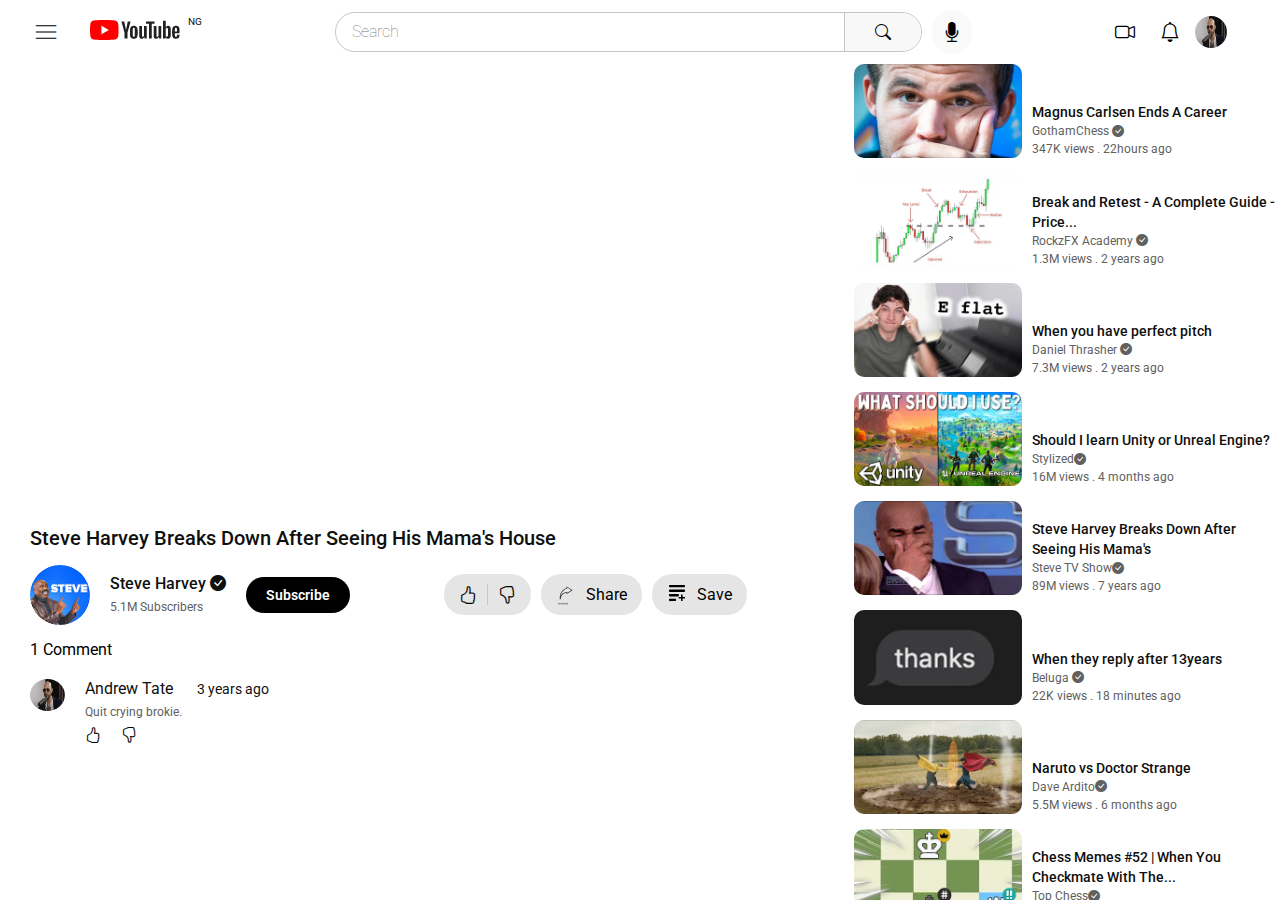
<file: steve-harvey.html>
<!DOCTYPE html>
<html lang="en">
<head>
    <meta charset="UTF-8">
    <meta http-equiv="X-UA-Compatible" content="IE=edge">
    <meta name="viewport" content="width=device-width, initial-scale=1.0">
    <link rel="stylesheet" href="https://cdn.jsdelivr.net/npm/bootstrap-icons@1.10.2/font/bootstrap-icons.css">
    <link rel="stylesheet" href="https://fonts.googleapis.com/css2?family=Material+Symbols+Outlined:opsz,wght,FILL,GRAD@20..48,100..700,0..1,-50..200" />
    <link rel="stylesheet" href="style.css">
    <title>Shazam</title>
</head>
<body>
    <section class="dark">
        <div class="dashboard">
            <div class="icons">
                <span class="material-symbols-outlined bi-list1 hover" onclick="sidebar()">menu</span>
                <a href="index.html"><div class="youtubeico">
                    <img src="images/youtube logo.PNG" alt="">
                    <p>NG</p>
                </div></a>
            </div>
            <div class="mid">
                <div class="searchbar">
                    <i class="bi bi-search none"></i>
                    <input type="text" placeholder="Search">
                    <div class="search" title="Browse">
                        <i class="bi bi-search"></i>
                    </div>
                </div>
                <i class="bi bi-mic-fill" title="Search with your voice"></i>
            </div>
            <div class="user">
                <i class="bi bi-camera-video hover1"></i>
                <i class="bi bi-bell hover1"></i>
                <img class ='userpic'title='Andrew Tate'src="[data-uri]" alt="user">
            </div>
        </div>
        <div class="mainvideo">
            <div class="sidebarcont1">
                <div class="sidebar">
                    <div class="top">
                        <a href="index.html"><div class="rect selected">
                            <i class="bi bi-house-door-fill rectpic"></i>
                            <p>Home</p>
                        </div></a>
                        <div class="rect">
                            <img class= 'short'src="images/youtube-shorts-logo-15252.svg"/>
                            <p>Shorts</p>
                        </div>
                        <div class="rect">
                            <i class="bi bi-collection-play rectpic"></i>
                            <p>Subscriptions</p>
                        </div>
                    </div>
                    <div class="middle">
                        <div class="rect">
                            <img src="images/youtube-videos-7639.svg" class='short'alt="vid">
                            <p>Library</p>
                        </div>
                        <div class="rect">
                            <img class='short'src="images/history-7611.svg" alt="short">
                            <p>History</p>
                        </div>
                        <div class="rect">
                            <i class="bi bi-play-fill"></i>
                            <p>Your videos</p>
                        </div>
                        <div class="rect">
                            <img src="images/time-2623.svg"class='short' alt="time">
                            <p>Watch Later`</p>
                        </div>
                        <div class="rect">
                            <img src="images/thumbs-up-11229.svg" class='short'alt="thumbsup">
                            <p>Liked videos</p>
                        </div>
                    </div>
                    <div class="bmiddle">
                        <p class="subsheading">Subscriptions</p>
                        <div class="rect">
                            <img src="images/gotham chess.png" class='subs' alt="goth">
                            <p>GothamChess</p>
                        </div>
                        <div class="rect">
                            <img src="images/rockz.jpg" class='subs' alt="forex">
                            <p>RockzFX Academy</p>
                        </div>
                        <div class="rect">
                            <img src="images/steven.jpg" class='subs' alt="forex">
                            <p>Steven He</p>
                        </div>
                        <div class="rect">
                            <img src="images/rayner.jpg"class='subs' alt="forex">
                            <p>Rayner Teo</p>
                        </div>
                        <div class="rect">
                            <img src="images/millionare'.jpg" class='subs'alt="forex">
                            <p>Project Millionaire</p>
                        </div>
                        <div class="rect">
                            <img src="images/add-button-12017.svg" class="short" alt="">
                            <p>Browse channels</p>
                        </div>
                        <div class="bmiddle">
                    </div>
                        <p class="subsheading">Explore</p>
                        <div class="rect">
                            <i class="bi bi-fire rectpic"></i>
                            <p>Trending</p>
                        </div>
                        <div class="rect">
                            <img src="images/music-note-10180.svg" class='subs' alt="forex">
                            <p>Music</p>
                        </div>
                        <div class="rect">
                            <img src="images/8757632_youtube gaming_gaming_play_steaming_youtube_icon.png" class='subs' alt="forex">
                            <p>Gaming</p>
                        </div>
                        <div class="rect">
                            <i class="bi bi-newspaper"></i>
                            <p>News</p>
                        </div> 
                        <div class="rect">
                            <i class="bi bi-trophy"></i>
                            <p>Sports</p>
                        </div>
                    </div>
                    <div class="bmiddle">
                        <p class="subsheading">More from youtube</p>
                        <div class="rect">
                            <img src="images/youtube-logo-2431.svg"class='short' alt="logo">
                            <p>YouTube Premium</p>
                        </div>
                        <div class="rect">
                            <img src="images/icons8-youtube-studio-48.png" class='subs' alt="forex">
                            <p>Creator Studio</p>
                        </div>
                        <div class="rect">
                            <img src="images/icons8-youtube-music-48.png" class='subs' alt="forex">
                            <p>YouTube Music</p>
                        </div>
                        <div class="rect">
                            <img src="images/youtube kids.svg" class='short ytkids'alt="">
                            <p>YouTube Kids</p>
                        </div> 
                        <div class="rect">
                            <img src="images/youtube-tv-icon.svg"class='short' alt="">
                            <p>YouTube TV</p>
                        </div>
                    </div>
                    <div class="top">
                        <div class="rect">
                            <i class="bi bi-gear"></i>
                            <p>Settings</p>
                        </div>
                        <div class="rect">
                            <i class="bi bi-flag"></i>
                            <p>Report history</p>
                        </div>
                        <div class="rect">
                            <i class="bi bi-question-circle"></i>
                            <p>Help</p>
                        </div>
                        <div class="rect">
                            <img src="images/warning-1090.svg" class='short'alt="">
                            <p>Send feedback</p>
                        </div> 
                    </div>
                    <div class="bottom">
                        <div class="bsec">
                            <a href="">About</a>&nbsp;
                            <a href=''>Press</a>&nbsp;
                            <a href=''>Copyright</a><br>
                            <a href=''>Contact us</a>
                            <a href=''>Creators</a>
                            <a href="">Advertise</a>
                            <a href="">Developers</a>
                        </div>
                        <div class="bsec">
                            <a href="">Terms</a>&nbsp;
                            <a href="">Privacy</a>&nbsp;
                            <a href="">Policy & Safety</a><br>
                            <a href="">How YouTube works</a><br>
                            <a href="">Test new features</a>
                        </div>
                        <div class="bsec">
                            <p>© 2022 Google LLC</p>
                        </div>
                    </div>
                </div>
            </div>
            <div class="dim"></div>
            <div class="creator">
                <div class="iframeContainer">
                    <iframe width="100%" height="488" src="https://www.youtube.com/embed/f01URP4x7ac" title="Steve Harvey Breaks Down After Seeing His Mama's House" frameborder="0" allow="accelerometer; autoplay; clipboard-write; encrypted-media; gyroscope; picture-in-picture; web-share" allowfullscreen></iframe>
                </div>
                <h2>Steve Harvey Breaks Down After Seeing His Mama's House</h2>
                <div class="topcreator">
                    <div class="channel">
                        <img src="images/stevepic.jpg" alt="pic">
                        <div class="title">
                            <h2>Steve Harvey <i title='verified'class="bi bi-check-circle-fill"></i></h2>
                            <p>5.1M Subscribers</p>
                        </div>
                        <a href="">Subscribe</a>
                    </div>
                    <div class="likes">
                        <div class="like">
                            <i class="bi bi-hand-thumbs-up"></i>
                            <i class="bi bi-hand-thumbs-down"></i>
                        </div>
                        <div class="like">
                            <img src="images/noun-share-3772170.svg" alt="pic">
                            <p>Share</p>
                        </div>
                        <div class="like">
                            <img src="images/noun-add-924266.svg" alt="pic">
                            <p>Save</p>
                        </div>
                    </div>
                </div>
                <div class="comments">
                    <p>1 Comment</p>
                    <div class="comm">
                        <img class="userpic" title="Andrew Tate" src="[data-uri]" alt="user">
                        <div class="title">
                            <h2>Andrew Tate <span>3 years ago</span></h2>
                            <p>Quit crying brokie.</p>
                            <div class="like1">
                                <i class="bi bi-hand-thumbs-up"></i>
                                <i class="bi bi-hand-thumbs-down"></i>
                            </div>
                        </div>
                    </div>                    
                </div>
            </div>
            <div class="leftvideo">
                <a href="magnus.html"><div class="videocard">
                    <img src="images/magnus.webp" alt="">
                    <div class="title">
                        <p>Magnus Carlsen Ends A Career</p>
                        <p>GothamChess <i title='verified'class="bi bi-check-circle-fill"></i></p>
                        <p>347K views . 22hours ago</p>
                    </div>
                </div></a>
                <a href="rockzfx.html"><div class="videocard">
                    <img src="images/break.webp" alt="">
                    <div class="title">
                        <p>Break and Retest - A Complete Guide - Price...</p>
                        <p>RockzFX Academy <i title='verified'class="bi bi-check-circle-fill"></i></p>
                        <p>1.3M views . 2 years ago</p>
                    </div>
                </div></a>
                <a href="pitch.html"><div class="videocard">
                    <img src="images/when you have perfect pitch.webp" alt="">
                        <div class="title">
                            <p>When you have perfect pitch</p>
                            <p>Daniel Thrasher <i title='verified'class="bi bi-check-circle-fill"></i></p>
                            <p>7.3M views . 2 years ago</p>
                        </div>
                </div></a>
                <a href="unity.html"><div class="videocard">
                    <img src="images/unity.webp" alt="">
                    <div class="title">
                        <p>Should I learn Unity or Unreal Engine?</p>
                        <p>Stylized<i title='verified'class="bi bi-check-circle-fill"></i></p>
                        <p>16M views . 4 months ago</p>
                    </div>
                </div></a>
                <a href="steve-harvey.html"><div class="videocard">
                    <img src="images/steve harvey.webp" alt="">                    
                    <div class="title">
                        <p>Steve Harvey Breaks Down After Seeing His Mama's</p>
                        <p>Steve TV Show<i title='verified'class="bi bi-check-circle-fill"></i></p>
                        <p>89M views . 7 years ago</p>
                    </div>
                </div></a>
                <a href="beluga.html"><div class="videocard">
                    <img src="images/beluga.webp" alt="">
                    <div class="title">
                        <p>When they reply after 13years</p>
                        <p>Beluga <i title='verified'class="bi bi-check-circle-fill"></i></p>
                        <p>22K views . 18 minutes ago</p>
                    </div>
                </div></a>
                <a href="naruto.html"><div class="videocard">
                    <img src="images/naruto.webp" alt="">
                    <div class="title">
                        <p>Naruto vs Doctor Strange</p>
                        <p>Dave Ardito<i title='verified'class="bi bi-check-circle-fill"></i></p>
                        <p>5.5M views . 6 months ago</p>
                    </div>
                </div></a>
                <a href="top-chess.html"><div class="videocard">
                    <img src="images/chess memes.webp" alt="">
                        <div class="title">
                            <p>Chess Memes #52 | When You Checkmate With The...</p>
                            <p>Top Chess<i title='verified'class="bi bi-check-circle-fill"></i></p>
                            <p>92K views . 22 hours ago</p>
                        </div>
                </div></a>
                <a href="boss.html"><div class="videocard">
                    <img src="images/fast phones.webp" alt="">
                        <div class="title">
                            <p>The 2 Fastest Phones on the Planet.</p>
                            <p>Mrwhosetheboss <i title='verified'class="bi bi-check-circle-fill"></i></p>
                            <p>10M views . 2 years ago</p>
                        </div>
                </div></a>
                <a href="jalex.html"><div class="videocard">
                    <img src="images/naruto trailer.webp" alt="">
                        <div class="title">
                            <p>I Spent 150days creating a Naruto trailer - Part3</p>
                            <p>Jalex Rosa <i title='verified'class="bi bi-check-circle-fill"></i></p>
                            <p>1.2M views . 4 days ago</p>
                        </div>
                </div></a>
                <a href="avatar.html"><div class="videocard">
                    <img src="images/aang.webp" alt="">
                        <div class="title">
                            <p>Every Time Aang Appears in Legend Of Korra |...</p>
                            <p>Avatar: The Last Airbender<i title='verified'class="bi bi-check-circle-fill"></i></p>
                            <p>412K views . 5 months ago</p>
                    </div>
                </div></a>
                <a href="spe.html"><div class="videocard">
                    <img src="images/rel just.webp" alt="">
                        <div class="title">
                            <p>Relative Justice S2 E63 | Relative Justice October 2...</p>
                            <p>SPE<i title='verified'class="bi bi-check-circle-fill"></i></p>
                            <p>175K views . 1 month ago</p>
                        </div>
                </div></a>
                <a href="gotham.html"><div class="videocard">
                    <img src="images/win in 8 moves.webp" alt="">
                    <div class="title">
                        <p>WIN IN 8 MOVES | The Fried Liver Attack</p>
                        <p>GothamChess<i title='verified'class="bi bi-check-circle-fill"></i></p>
                        <p>3.3M views . 1 year ago</p>
                    </div>
                </div></a>
                <a href="shirrako.html"><div class="videocard">
                    <img src="images/GOW.webp" alt="">
                    <div class="title">
                        <p>God Of War Ragnarok- Kratos Vs. Garm Boss Figh...</p>
                        <p>Shirrako <i title='verified'class="bi bi-check-circle-fill"></i></p>
                        <p>1.5M views . 3 weeks ago</p>
                    </div>
                </div></a>
                <a href="fifa.html"><div class="videocard">
                    <img src="images/jung kook.webp" alt="bros">
                    <div class="title">
                        <p>Jung Kook from BTS performs 'Dreamers' at FIF...</p>
                        <p>FIFA<i title='verified'class="bi bi-check-circle-fill"></i></p>
                        <p>31M views . 8 days ago</p>
                    </div>
                </div></a>
            </div>
        </div>
    </section>
    <script src="index.js"></script>
</body>
</html>
</file>
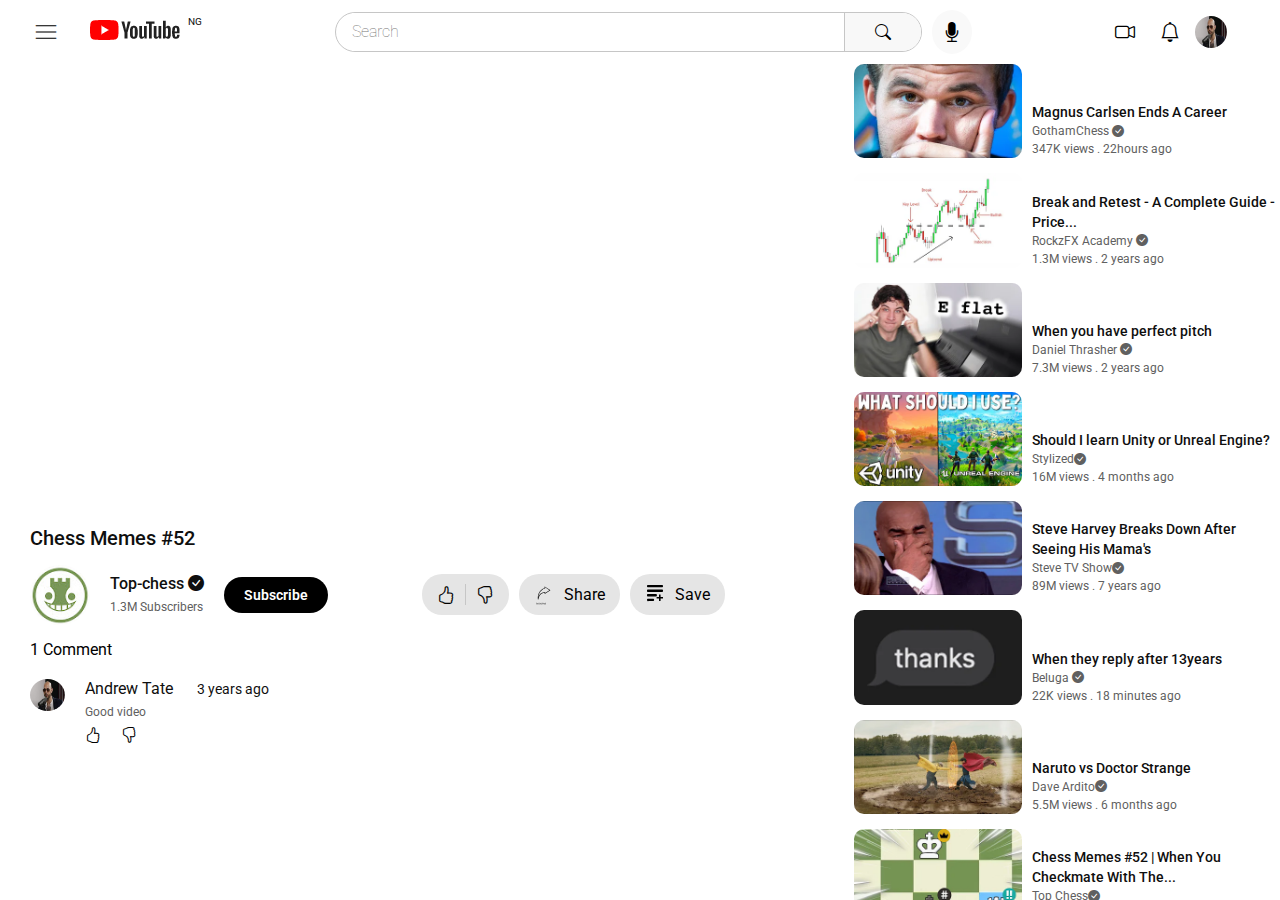
<file: top-chess.html>
<!DOCTYPE html>
<html lang="en">
<head>
    <meta charset="UTF-8">
    <meta http-equiv="X-UA-Compatible" content="IE=edge">
    <meta name="viewport" content="width=device-width, initial-scale=1.0">
    <link rel="stylesheet" href="https://cdn.jsdelivr.net/npm/bootstrap-icons@1.10.2/font/bootstrap-icons.css">
    <link rel="stylesheet" href="https://fonts.googleapis.com/css2?family=Material+Symbols+Outlined:opsz,wght,FILL,GRAD@20..48,100..700,0..1,-50..200" />
    <link rel="stylesheet" href="style.css">
    <title>Shazam</title>
</head>
<body>
    <section class="dark">
        <div class="dashboard">
            <div class="icons">
                <span class="material-symbols-outlined bi-list1 hover" onclick="sidebar()">menu</span>
                <a href="index.html"><div class="youtubeico">
                    <img src="images/youtube logo.PNG" alt="">
                    <p>NG</p>
                </div></a>
            </div>
            <div class="mid">
                <div class="searchbar">
                    <i class="bi bi-search none"></i>
                    <input type="text" placeholder="Search">
                    <div class="search" title="Browse">
                        <i class="bi bi-search"></i>
                    </div>
                </div>
                <i class="bi bi-mic-fill" title="Search with your voice"></i>
            </div>
            <div class="user">
                <i class="bi bi-camera-video hover1"></i>
                <i class="bi bi-bell hover1"></i>
                <img class ='userpic'title='Andrew Tate'src="[data-uri]" alt="user">
            </div>
        </div>
        <div class="mainvideo">
            <div class="sidebarcont1">
                <div class="sidebar">
                    <div class="top">
                        <a href="index.html"><div class="rect selected">
                            <i class="bi bi-house-door-fill rectpic"></i>
                            <p>Home</p>
                        </div></a>
                        <div class="rect">
                            <img class= 'short'src="images/youtube-shorts-logo-15252.svg"/>
                            <p>Shorts</p>
                        </div>
                        <div class="rect">
                            <i class="bi bi-collection-play rectpic"></i>
                            <p>Subscriptions</p>
                        </div>
                    </div>
                    <div class="middle">
                        <div class="rect">
                            <img src="images/youtube-videos-7639.svg" class='short'alt="vid">
                            <p>Library</p>
                        </div>
                        <div class="rect">
                            <img class='short'src="images/history-7611.svg" alt="short">
                            <p>History</p>
                        </div>
                        <div class="rect">
                            <i class="bi bi-play-fill"></i>
                            <p>Your videos</p>
                        </div>
                        <div class="rect">
                            <img src="images/time-2623.svg"class='short' alt="time">
                            <p>Watch Later`</p>
                        </div>
                        <div class="rect">
                            <img src="images/thumbs-up-11229.svg" class='short'alt="thumbsup">
                            <p>Liked videos</p>
                        </div>
                    </div>
                    <div class="bmiddle">
                        <p class="subsheading">Subscriptions</p>
                        <div class="rect">
                            <img src="images/gotham chess.png" class='subs' alt="goth">
                            <p>GothamChess</p>
                        </div>
                        <div class="rect">
                            <img src="images/rockz.jpg" class='subs' alt="forex">
                            <p>RockzFX Academy</p>
                        </div>
                        <div class="rect">
                            <img src="images/steven.jpg" class='subs' alt="forex">
                            <p>Steven He</p>
                        </div>
                        <div class="rect">
                            <img src="images/rayner.jpg"class='subs' alt="forex">
                            <p>Rayner Teo</p>
                        </div>
                        <div class="rect">
                            <img src="images/millionare'.jpg" class='subs'alt="forex">
                            <p>Project Millionaire</p>
                        </div>
                        <div class="rect">
                            <img src="images/add-button-12017.svg" class="short" alt="">
                            <p>Browse channels</p>
                        </div>
                        <div class="bmiddle">
                    </div>
                        <p class="subsheading">Explore</p>
                        <div class="rect">
                            <i class="bi bi-fire rectpic"></i>
                            <p>Trending</p>
                        </div>
                        <div class="rect">
                            <img src="images/music-note-10180.svg" class='subs' alt="forex">
                            <p>Music</p>
                        </div>
                        <div class="rect">
                            <img src="images/8757632_youtube gaming_gaming_play_steaming_youtube_icon.png" class='subs' alt="forex">
                            <p>Gaming</p>
                        </div>
                        <div class="rect">
                            <i class="bi bi-newspaper"></i>
                            <p>News</p>
                        </div> 
                        <div class="rect">
                            <i class="bi bi-trophy"></i>
                            <p>Sports</p>
                        </div>
                    </div>
                    <div class="bmiddle">
                        <p class="subsheading">More from youtube</p>
                        <div class="rect">
                            <img src="images/youtube-logo-2431.svg"class='short' alt="logo">
                            <p>YouTube Premium</p>
                        </div>
                        <div class="rect">
                            <img src="images/icons8-youtube-studio-48.png" class='subs' alt="forex">
                            <p>Creator Studio</p>
                        </div>
                        <div class="rect">
                            <img src="images/icons8-youtube-music-48.png" class='subs' alt="forex">
                            <p>YouTube Music</p>
                        </div>
                        <div class="rect">
                            <img src="images/youtube kids.svg" class='short ytkids'alt="">
                            <p>YouTube Kids</p>
                        </div> 
                        <div class="rect">
                            <img src="images/youtube-tv-icon.svg"class='short' alt="">
                            <p>YouTube TV</p>
                        </div>
                    </div>
                    <div class="top">
                        <div class="rect">
                            <i class="bi bi-gear"></i>
                            <p>Settings</p>
                        </div>
                        <div class="rect">
                            <i class="bi bi-flag"></i>
                            <p>Report history</p>
                        </div>
                        <div class="rect">
                            <i class="bi bi-question-circle"></i>
                            <p>Help</p>
                        </div>
                        <div class="rect">
                            <img src="images/warning-1090.svg" class='short'alt="">
                            <p>Send feedback</p>
                        </div> 
                    </div>
                    <div class="bottom">
                        <div class="bsec">
                            <a href="">About</a>&nbsp;
                            <a href=''>Press</a>&nbsp;
                            <a href=''>Copyright</a><br>
                            <a href=''>Contact us</a>
                            <a href=''>Creators</a>
                            <a href="">Advertise</a>
                            <a href="">Developers</a>
                        </div>
                        <div class="bsec">
                            <a href="">Terms</a>&nbsp;
                            <a href="">Privacy</a>&nbsp;
                            <a href="">Policy & Safety</a><br>
                            <a href="">How YouTube works</a><br>
                            <a href="">Test new features</a>
                        </div>
                        <div class="bsec">
                            <p>© 2022 Google LLC</p>
                        </div>
                    </div>
                </div>
            </div>
            <div class="dim"></div>
            <div class="creator">
                <div class="iframeContainer">
                    <iframe width="100%" height="488" src="https://www.youtube.com/embed/f01URP4x7ac" title="" frameborder="0" allow="accelerometer; autoplay; clipboard-write; encrypted-media; gyroscope; picture-in-picture; web-share" allowfullscreen></iframe>
                </div>
                <h2>Chess Memes #52</h2>
                <div class="topcreator">
                    <div class="channel">
                        <img src="images/chesspic.jpg" alt="pic">
                        <div class="title">
                            <h2>Top-chess <i title='verified'class="bi bi-check-circle-fill"></i></h2>
                            <p>1.3M Subscribers</p>
                        </div>
                        <a href="">Subscribe</a>
                    </div>
                    <div class="likes">
                        <div class="like">
                            <i class="bi bi-hand-thumbs-up"></i>
                            <i class="bi bi-hand-thumbs-down"></i>
                        </div>
                        <div class="like">
                            <img src="images/noun-share-3772170.svg" alt="pic">
                            <p>Share</p>
                        </div>
                        <div class="like">
                            <img src="images/noun-add-924266.svg" alt="pic">
                            <p>Save</p>
                        </div>
                    </div>
                </div>
                <div class="comments">
                    <p>1 Comment</p>
                    <div class="comm">
                        <img class="userpic" title="Andrew Tate" src="[data-uri]" alt="user">
                        <div class="title">
                            <h2>Andrew Tate <span>3 years ago</span></h2>
                            <p>Good video</p>
                            <div class="like1">
                                <i class="bi bi-hand-thumbs-up"></i>
                                <i class="bi bi-hand-thumbs-down"></i>
                            </div>
                        </div>
                    </div>                    
                </div>
            </div>
            <div class="leftvideo">
                <a href="magnus.html"><div class="videocard">
                    <img src="images/magnus.webp" alt="">
                    <div class="title">
                        <p>Magnus Carlsen Ends A Career</p>
                        <p>GothamChess <i title='verified'class="bi bi-check-circle-fill"></i></p>
                        <p>347K views . 22hours ago</p>
                    </div>
                </div></a>
                <a href="rockzfx.html"><div class="videocard">
                    <img src="images/break.webp" alt="">
                    <div class="title">
                        <p>Break and Retest - A Complete Guide - Price...</p>
                        <p>RockzFX Academy <i title='verified'class="bi bi-check-circle-fill"></i></p>
                        <p>1.3M views . 2 years ago</p>
                    </div>
                </div></a>
                <a href="pitch.html"><div class="videocard">
                    <img src="images/when you have perfect pitch.webp" alt="">
                        <div class="title">
                            <p>When you have perfect pitch</p>
                            <p>Daniel Thrasher <i title='verified'class="bi bi-check-circle-fill"></i></p>
                            <p>7.3M views . 2 years ago</p>
                        </div>
                </div></a>
                <a href="unity.html"><div class="videocard">
                    <img src="images/unity.webp" alt="">
                    <div class="title">
                        <p>Should I learn Unity or Unreal Engine?</p>
                        <p>Stylized<i title='verified'class="bi bi-check-circle-fill"></i></p>
                        <p>16M views . 4 months ago</p>
                    </div>
                </div></a>
                <a href="steve-harvey.html"><div class="videocard">
                    <img src="images/steve harvey.webp" alt="">                    
                    <div class="title">
                        <p>Steve Harvey Breaks Down After Seeing His Mama's</p>
                        <p>Steve TV Show<i title='verified'class="bi bi-check-circle-fill"></i></p>
                        <p>89M views . 7 years ago</p>
                    </div>
                </div></a>
                <a href="beluga.html"><div class="videocard">
                    <img src="images/beluga.webp" alt="">
                    <div class="title">
                        <p>When they reply after 13years</p>
                        <p>Beluga <i title='verified'class="bi bi-check-circle-fill"></i></p>
                        <p>22K views . 18 minutes ago</p>
                    </div>
                </div></a>
                <a href="naruto.html"><div class="videocard">
                    <img src="images/naruto.webp" alt="">
                    <div class="title">
                        <p>Naruto vs Doctor Strange</p>
                        <p>Dave Ardito<i title='verified'class="bi bi-check-circle-fill"></i></p>
                        <p>5.5M views . 6 months ago</p>
                    </div>
                </div></a>
                <a href="top-chess.html"><div class="videocard">
                    <img src="images/chess memes.webp" alt="">
                        <div class="title">
                            <p>Chess Memes #52 | When You Checkmate With The...</p>
                            <p>Top Chess<i title='verified'class="bi bi-check-circle-fill"></i></p>
                            <p>92K views . 22 hours ago</p>
                        </div>
                </div></a>
                <a href="boss.html"><div class="videocard">
                    <img src="images/fast phones.webp" alt="">
                        <div class="title">
                            <p>The 2 Fastest Phones on the Planet.</p>
                            <p>Mrwhosetheboss <i title='verified'class="bi bi-check-circle-fill"></i></p>
                            <p>10M views . 2 years ago</p>
                        </div>
                </div></a>
                <a href="jalex.html"><div class="videocard">
                    <img src="images/naruto trailer.webp" alt="">
                        <div class="title">
                            <p>I Spent 150days creating a Naruto trailer - Part3</p>
                            <p>Jalex Rosa <i title='verified'class="bi bi-check-circle-fill"></i></p>
                            <p>1.2M views . 4 days ago</p>
                        </div>
                </div></a>
                <a href="avatar.html"><div class="videocard">
                    <img src="images/aang.webp" alt="">
                        <div class="title">
                            <p>Every Time Aang Appears in Legend Of Korra |...</p>
                            <p>Avatar: The Last Airbender<i title='verified'class="bi bi-check-circle-fill"></i></p>
                            <p>412K views . 5 months ago</p>
                    </div>
                </div></a>
                <a href="spe.html"><div class="videocard">
                    <img src="images/rel just.webp" alt="">
                        <div class="title">
                            <p>Relative Justice S2 E63 | Relative Justice October 2...</p>
                            <p>SPE<i title='verified'class="bi bi-check-circle-fill"></i></p>
                            <p>175K views . 1 month ago</p>
                        </div>
                </div></a>
                <a href="gotham.html"><div class="videocard">
                    <img src="images/win in 8 moves.webp" alt="">
                    <div class="title">
                        <p>WIN IN 8 MOVES | The Fried Liver Attack</p>
                        <p>GothamChess<i title='verified'class="bi bi-check-circle-fill"></i></p>
                        <p>3.3M views . 1 year ago</p>
                    </div>
                </div></a>
                <a href="shirrako.html"><div class="videocard">
                    <img src="images/GOW.webp" alt="">
                    <div class="title">
                        <p>God Of War Ragnarok- Kratos Vs. Garm Boss Figh...</p>
                        <p>Shirrako <i title='verified'class="bi bi-check-circle-fill"></i></p>
                        <p>1.5M views . 3 weeks ago</p>
                    </div>
                </div></a>
                <a href="fifa.html"><div class="videocard">
                    <img src="images/jung kook.webp" alt="bros">
                    <div class="title">
                        <p>Jung Kook from BTS performs 'Dreamers' at FIF...</p>
                        <p>FIFA<i title='verified'class="bi bi-check-circle-fill"></i></p>
                        <p>31M views . 8 days ago</p>
                    </div>
                </div></a>
            </div>
        </div>
    </section>
    <script src="index.js"></script>
</body>
</html>
</file>
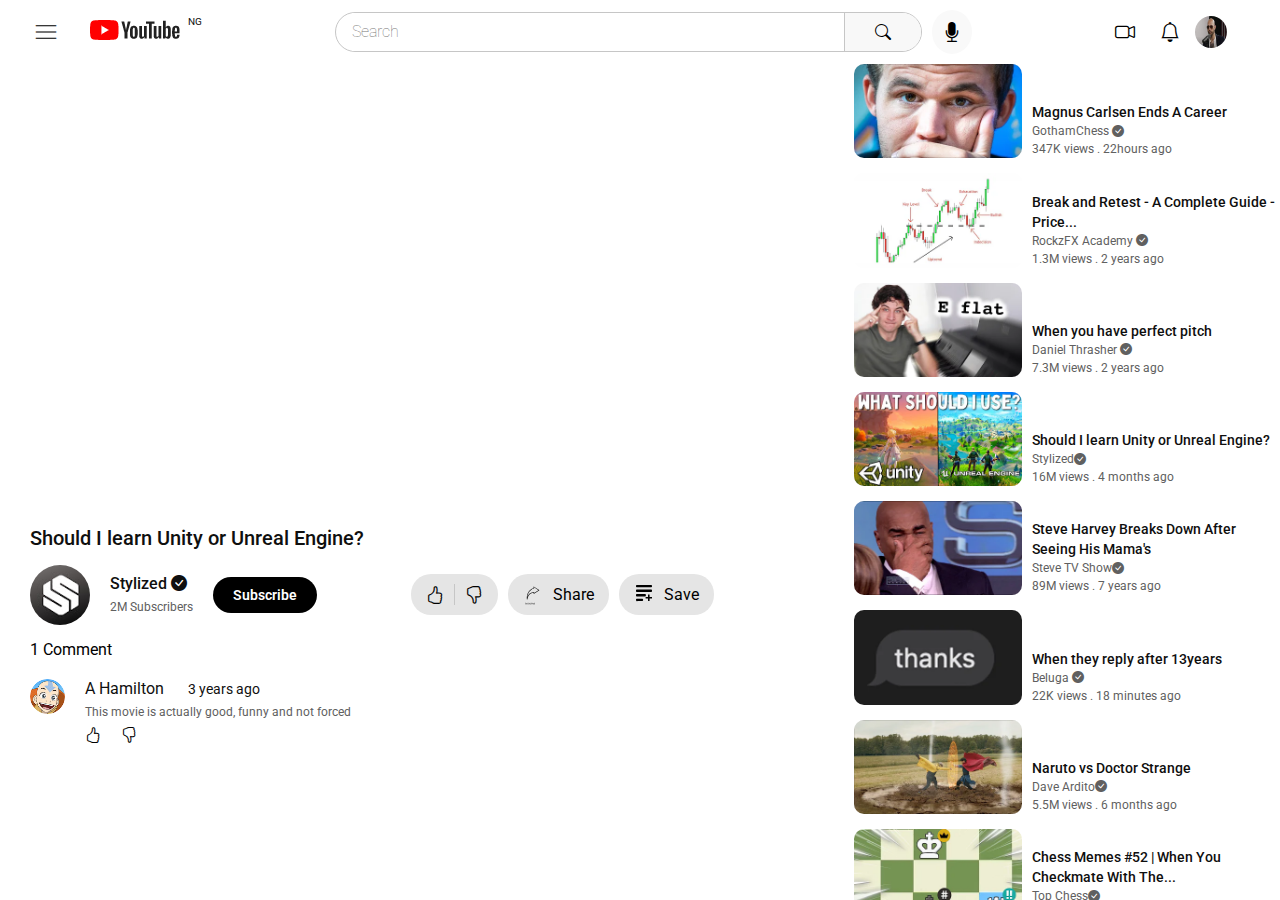
<file: unity.html>
<!DOCTYPE html>
<html lang="en">
<head>
    <meta charset="UTF-8">
    <meta http-equiv="X-UA-Compatible" content="IE=edge">
    <meta name="viewport" content="width=device-width, initial-scale=1.0">
    <link rel="stylesheet" href="https://cdn.jsdelivr.net/npm/bootstrap-icons@1.10.2/font/bootstrap-icons.css">
    <link rel="stylesheet" href="https://fonts.googleapis.com/css2?family=Material+Symbols+Outlined:opsz,wght,FILL,GRAD@20..48,100..700,0..1,-50..200" />
    <link rel="stylesheet" href="style.css">
    <title>Shazam</title>
</head>
<body>
    <section class="dark">
        <div class="dashboard">
            <div class="icons">
                <span class="material-symbols-outlined bi-list1 hover" onclick="sidebar()">menu</span>
                <a href="index.html"><div class="youtubeico">
                    <img src="images/youtube logo.PNG" alt="">
                    <p>NG</p>
                </div></a>
            </div>
            <div class="mid">
                <div class="searchbar">
                    <i class="bi bi-search none"></i>
                    <input type="text" placeholder="Search">
                    <div class="search" title="Browse">
                        <i class="bi bi-search"></i>
                    </div>
                </div>
                <i class="bi bi-mic-fill" title="Search with your voice"></i>
            </div>
            <div class="user">
                <i class="bi bi-camera-video hover1"></i>
                <i class="bi bi-bell hover1"></i>
                <img class ='userpic'title='Andrew Tate'src="[data-uri]" alt="user">
            </div>
        </div>
        <div class="mainvideo">
            <div class="sidebarcont1">
                <div class="sidebar">
                    <div class="top">
                        <a href="index.html"><div class="rect selected">
                            <i class="bi bi-house-door-fill rectpic"></i>
                            <p>Home</p>
                        </div></a>
                        <div class="rect">
                            <img class= 'short'src="images/youtube-shorts-logo-15252.svg"/>
                            <p>Shorts</p>
                        </div>
                        <div class="rect">
                            <i class="bi bi-collection-play rectpic"></i>
                            <p>Subscriptions</p>
                        </div>
                    </div>
                    <div class="middle">
                        <div class="rect">
                            <img src="images/youtube-videos-7639.svg" class='short'alt="vid">
                            <p>Library</p>
                        </div>
                        <div class="rect">
                            <img class='short'src="images/history-7611.svg" alt="short">
                            <p>History</p>
                        </div>
                        <div class="rect">
                            <i class="bi bi-play-fill"></i>
                            <p>Your videos</p>
                        </div>
                        <div class="rect">
                            <img src="images/time-2623.svg"class='short' alt="time">
                            <p>Watch Later`</p>
                        </div>
                        <div class="rect">
                            <img src="images/thumbs-up-11229.svg" class='short'alt="thumbsup">
                            <p>Liked videos</p>
                        </div>
                    </div>
                    <div class="bmiddle">
                        <p class="subsheading">Subscriptions</p>
                        <div class="rect">
                            <img src="images/gotham chess.png" class='subs' alt="goth">
                            <p>GothamChess</p>
                        </div>
                        <div class="rect">
                            <img src="images/rockz.jpg" class='subs' alt="forex">
                            <p>RockzFX Academy</p>
                        </div>
                        <div class="rect">
                            <img src="images/steven.jpg" class='subs' alt="forex">
                            <p>Steven He</p>
                        </div>
                        <div class="rect">
                            <img src="images/rayner.jpg"class='subs' alt="forex">
                            <p>Rayner Teo</p>
                        </div>
                        <div class="rect">
                            <img src="images/millionare'.jpg" class='subs'alt="forex">
                            <p>Project Millionaire</p>
                        </div>
                        <div class="rect">
                            <img src="images/add-button-12017.svg" class="short" alt="">
                            <p>Browse channels</p>
                        </div>
                        <div class="bmiddle">
                    </div>
                        <p class="subsheading">Explore</p>
                        <div class="rect">
                            <i class="bi bi-fire rectpic"></i>
                            <p>Trending</p>
                        </div>
                        <div class="rect">
                            <img src="images/music-note-10180.svg" class='subs' alt="forex">
                            <p>Music</p>
                        </div>
                        <div class="rect">
                            <img src="images/8757632_youtube gaming_gaming_play_steaming_youtube_icon.png" class='subs' alt="forex">
                            <p>Gaming</p>
                        </div>
                        <div class="rect">
                            <i class="bi bi-newspaper"></i>
                            <p>News</p>
                        </div> 
                        <div class="rect">
                            <i class="bi bi-trophy"></i>
                            <p>Sports</p>
                        </div>
                    </div>
                    <div class="bmiddle">
                        <p class="subsheading">More from youtube</p>
                        <div class="rect">
                            <img src="images/youtube-logo-2431.svg"class='short' alt="logo">
                            <p>YouTube Premium</p>
                        </div>
                        <div class="rect">
                            <img src="images/icons8-youtube-studio-48.png" class='subs' alt="forex">
                            <p>Creator Studio</p>
                        </div>
                        <div class="rect">
                            <img src="images/icons8-youtube-music-48.png" class='subs' alt="forex">
                            <p>YouTube Music</p>
                        </div>
                        <div class="rect">
                            <img src="images/youtube kids.svg" class='short ytkids'alt="">
                            <p>YouTube Kids</p>
                        </div> 
                        <div class="rect">
                            <img src="images/youtube-tv-icon.svg"class='short' alt="">
                            <p>YouTube TV</p>
                        </div>
                    </div>
                    <div class="top">
                        <div class="rect">
                            <i class="bi bi-gear"></i>
                            <p>Settings</p>
                        </div>
                        <div class="rect">
                            <i class="bi bi-flag"></i>
                            <p>Report history</p>
                        </div>
                        <div class="rect">
                            <i class="bi bi-question-circle"></i>
                            <p>Help</p>
                        </div>
                        <div class="rect">
                            <img src="images/warning-1090.svg" class='short'alt="">
                            <p>Send feedback</p>
                        </div> 
                    </div>
                    <div class="bottom">
                        <div class="bsec">
                            <a href="">About</a>&nbsp;
                            <a href=''>Press</a>&nbsp;
                            <a href=''>Copyright</a><br>
                            <a href=''>Contact us</a>
                            <a href=''>Creators</a>
                            <a href="">Advertise</a>
                            <a href="">Developers</a>
                        </div>
                        <div class="bsec">
                            <a href="">Terms</a>&nbsp;
                            <a href="">Privacy</a>&nbsp;
                            <a href="">Policy & Safety</a><br>
                            <a href="">How YouTube works</a><br>
                            <a href="">Test new features</a>
                        </div>
                        <div class="bsec">
                            <p>© 2022 Google LLC</p>
                        </div>
                    </div>
                </div>
            </div>
            <div class="dim"></div>
            <div class="creator">
                <div class="iframeContainer">
                    <iframe width="100%" height="488" src="https://www.youtube.com/embed/OH2sYJw52BQ" title="Should I learn Unity or Unreal Engine?" frameborder="0" allow="accelerometer; autoplay; clipboard-write; encrypted-media; gyroscope; picture-in-picture; web-share" allowfullscreen></iframe>
                </div>
                <h2>Should I learn Unity or Unreal Engine?</h2>
                <div class="topcreator">
                    <div class="channel">
                        <img src="images/stylized.jpg" alt="pic">
                        <div class="title">
                            <h2>Stylized <i title='verified'class="bi bi-check-circle-fill"></i></h2>
                            <p>2M Subscribers</p>
                        </div>
                        <a href="">Subscribe</a>
                    </div>
                    <div class="likes">
                        <div class="like">
                            <i class="bi bi-hand-thumbs-up"></i>
                            <i class="bi bi-hand-thumbs-down"></i>
                        </div>
                        <div class="like">
                            <img src="images/noun-share-3772170.svg" alt="pic">
                            <p>Share</p>
                        </div>
                        <div class="like">
                            <img src="images/noun-add-924266.svg" alt="pic">
                            <p>Save</p>
                        </div>
                    </div>
                </div>
                <div class="comments">
                    <p>1 Comment</p>
                    <div class="comm">
                        <img src="images/aangpic.jpg" alt="pic">
                        <div class="title">
                            <h2>A Hamilton <span>3 years ago</span></h2>
                            <p>This movie is actually good, funny and not forced</p>
                            <div class="like1">
                                <i class="bi bi-hand-thumbs-up"></i>
                                <i class="bi bi-hand-thumbs-down"></i>
                            </div>
                        </div>
                    </div>                    
                </div>
            </div>
            <div class="leftvideo">
                <a href="magnus.html"><div class="videocard">
                    <img src="images/magnus.webp" alt="">
                    <div class="title">
                        <p>Magnus Carlsen Ends A Career</p>
                        <p>GothamChess <i title='verified'class="bi bi-check-circle-fill"></i></p>
                        <p>347K views . 22hours ago</p>
                    </div>
                </div></a>
                <a href="rockzfx.html"><div class="videocard">
                    <img src="images/break.webp" alt="">
                    <div class="title">
                        <p>Break and Retest - A Complete Guide - Price...</p>
                        <p>RockzFX Academy <i title='verified'class="bi bi-check-circle-fill"></i></p>
                        <p>1.3M views . 2 years ago</p>
                    </div>
                </div></a>
                <a href="pitch.html"><div class="videocard">
                    <img src="images/when you have perfect pitch.webp" alt="">
                        <div class="title">
                            <p>When you have perfect pitch</p>
                            <p>Daniel Thrasher <i title='verified'class="bi bi-check-circle-fill"></i></p>
                            <p>7.3M views . 2 years ago</p>
                        </div>
                </div></a>
                <a href="unity.html"><div class="videocard">
                    <img src="images/unity.webp" alt="">
                    <div class="title">
                        <p>Should I learn Unity or Unreal Engine?</p>
                        <p>Stylized<i title='verified'class="bi bi-check-circle-fill"></i></p>
                        <p>16M views . 4 months ago</p>
                    </div>
                </div></a>
                <a href="steve-harvey.html"><div class="videocard">
                    <img src="images/steve harvey.webp" alt="">                    
                    <div class="title">
                        <p>Steve Harvey Breaks Down After Seeing His Mama's</p>
                        <p>Steve TV Show<i title='verified'class="bi bi-check-circle-fill"></i></p>
                        <p>89M views . 7 years ago</p>
                    </div>
                </div></a>
                <div class="videocard">
                    <img src="images/beluga.webp" alt="">
                    <div class="title">
                        <p>When they reply after 13years</p>
                        <p>Beluga <i title='verified'class="bi bi-check-circle-fill"></i></p>
                        <p>22K views . 18 minutes ago</p>
                    </div>
                </div>
                <div class="videocard">
                    <img src="images/naruto.webp" alt="">
                    <div class="title">
                        <p>Naruto vs Doctor Strange</p>
                        <p>Dave Ardito<i title='verified'class="bi bi-check-circle-fill"></i></p>
                        <p>5.5M views . 6 months ago</p>
                    </div>
                </div>
                <div class="videocard">
                    <img src="images/chess memes.webp" alt="">
                        <div class="title">
                            <p>Chess Memes #52 | When You Checkmate With The...</p>
                            <p>Top Chess<i title='verified'class="bi bi-check-circle-fill"></i></p>
                            <p>92K views . 22 hours ago</p>
                        </div>
                </div>
                <div class="videocard">
                    <img src="images/fast phones.webp" alt="">
                        <div class="title">
                            <p>The 2 Fastest Phones on the Planet.</p>
                            <p>Mrwhosetheboss <i title='verified'class="bi bi-check-circle-fill"></i></p>
                            <p>10M views . 2 years ago</p>
                        </div>
                </div>
                <div class="videocard">
                    <img src="images/naruto trailer.webp" alt="">
                        <div class="title">
                            <p>I Spent 150days creating a Naruto trailer - Part3</p>
                            <p>Jalex Rosa <i title='verified'class="bi bi-check-circle-fill"></i></p>
                            <p>1.2M views . 4 days ago</p>
                        </div>
                </div>
                <div class="videocard">
                    <img src="images/aang.webp" alt="">
                        <div class="title">
                            <p>Every Time Aang Appears in Legend Of Korra |...</p>
                            <p>Avatar: The Last Airbender<i title='verified'class="bi bi-check-circle-fill"></i></p>
                            <p>412K views . 5 months ago</p>
                    </div>
                </div>
                <div class="videocard">
                    <img src="images/rel just.webp" alt="">
                        <div class="title">
                            <p>Relative Justice S2 E63 | Relative Justice October 2...</p>
                            <p>SPE<i title='verified'class="bi bi-check-circle-fill"></i></p>
                            <p>175K views . 1 month ago</p>
                        </div>
                </div>
                <div class="videocard">
                    <img src="images/win in 8 moves.webp" alt="">
                    <div class="title">
                        <p>WIN IN 8 MOVES | The Fried Liver Attack</p>
                        <p>GothamChess<i title='verified'class="bi bi-check-circle-fill"></i></p>
                        <p>3.3M views . 1 year ago</p>
                    </div>
                </div>
                <div class="videocard">
                    <img src="images/GOW.webp" alt="">
                    <div class="title">
                        <p>God Of War Ragnarok- Kratos Vs. Garm Boss Figh...</p>
                        <p>Shirrako <i title='verified'class="bi bi-check-circle-fill"></i></p>
                        <p>1.5M views . 3 weeks ago</p>
                    </div>
                </div>
                <div class="videocard">
                    <img src="images/jung kook.webp" alt="bros">
                    <div class="title">
                        <p>Jung Kook from BTS performs 'Dreamers' at FIF...</p>
                        <p>FIFA<i title='verified'class="bi bi-check-circle-fill"></i></p>
                        <p>31M views . 8 days ago</p>
                    </div>
                </div>
            </div>
        </div>
    </section>
    <script src="index.js"></script>
</body>
</html>
</file>
<file: style.css>
@import url('https://fonts.googleapis.com/css2?family=Roboto:wght@100;300;400;500;700;900&display=swap');
*{
    margin:0;
    padding:0;
    box-sizing: border-box;
    font-family:'Roboto', sans-serif;
}
body{
    position: relative;
}
section{
    width: 100vw;
    height: 100vh;
    overflow: hidden;
}
.dashboard{
    display: grid;
    grid-template-columns: auto 1fr 150px;
    position: sticky;
    background-color: white;
    top: 0;
    max-width: 100vw;
    height: max-content;
    z-index: 1;
    padding:10px 25px;
}
.icons{
    display: flex;
    gap:20px;
    align-items: center;
}
.hover{
    padding: 9px;
    border-radius: 50%;
}
.hover1{
    padding: 10px;
    border-radius: 50%;
}
.hover:hover,.hover1:hover{
    background-color: rgb(229,229,229);
}
.youtubeico{
    display: flex;
    align-items: flex-start;
    gap: 5px;
    width: fit-content;
    height: fit-content;
}
.youtubeico p{
    font-size: 10px;
    position: relative;
}
.bi-list1{
    display: flex;
    justify-content: center;
    align-items: center;
    padding: 5px;
    cursor: pointer;
    font-weight: 100;
    font-size: 32px;
}
.searchbar{
    width: 65%;
    height: 40px;
    display: flex;
    align-items: center;
    border: 1px solid rgb(198,198,198);
    border-radius: 40px;
    padding-left: 16px;
}
.searchbar input{
    border: none;
    height: 100%;
    width: 90%;
    padding-right: 10px;
    outline: none;
}
.searchbar:focus-within .none{
    display: flex;
    margin-right: 10px;
}
.mid{
    display: flex;
    gap: 10px;
    justify-content: center;
    align-items: center;
}
.bi-mic-fill{
    font-size: 20px;
    padding: 10px;
    background-color: rgb(249,249,249);
    border-radius: 50%;
    cursor: pointer;
}
.bi-mic-fill:hover{
    background-color: rgb(198,198,198);
}
.search{
    background-color: rgb(248,248,248);
    border-left: 1px solid rgb(198,198,198);
    border-radius: 0px 40px 40px 0px;
    width: 80px;
    height: 100%;
    display: flex;
    align-items: center;
    justify-content: center;
    cursor: pointer;
}
.search:hover{
    background-color: rgb(240, 240, 240);
}
.bi-search{
    font-size: 16px;
}
.bi-camera-video,.bi-bell{
    font-size: 20px;
}
.none{
    display: none;
}
.searchbar input::placeholder{
    font-size: 16px;
    font-weight: 100;
}
.user{
    display: flex;
    align-items: center;
    gap:5px;
}
.userpic{
    border-radius: 50%;
    width: 32px;
    height: 32px;
}
.rect{
    display: flex;
    gap:20px;
    height: 40px;
    padding-left: 20px;
    align-items: center;
    width: 210px;
    border-radius: 10px;
}
.selected:nth-child(1){
    background-color: rgb(240, 240, 240);
}
.rect:hover{
    background-color: rgb(240, 240, 240);
}
.top{
    padding-bottom: 10px;
    display: flex;
    flex-direction: column;
    border-bottom: 1px solid rgb(229,229,229);
}
.content{
    display: grid;
    max-width: 100vw;
    grid-template-columns: auto 1fr;
    max-height: 90vh;
}
.sidebarcont{
    max-height: 90vh;
    width: 240px;
    background-color: white;
    z-index: 1;
    display: flex;
    flex-direction: column;
    overflow-y: hidden;
}
.sidebarcont:hover,.sidebarcont1:hover{
    overflow-y: scroll;
}
::-webkit-scrollbar{
    width: 8px;
}
::-webkit-scrollbar-thumb{
    background: rgb(144,144,144);
    border-radius: 10px;
}
.rectpic{
    font-size: 20px;
}
.rect p{
    font-size: 14px;
    line-height: 20px;
    color: rgb(15,15,15);
}
.sidebar{
    padding-left: 10px;
}
.middle{
    padding-top: 10px;
    padding-bottom: 10px;
    display: flex;
    flex-direction: column;
    border-bottom: 1px solid rgb(229,229,229);
}
.short{
    width: 20px;
    height: 30px;
}
.bi-play-fill{
    font-size: 16px;
    height: 21px;
    width: 21px;
    text-align: center;
    border: 1px solid black;
}
.subs{
    width: 24px;
    height: 24px;
    border-radius: 50%;
}
.bmiddle{
    padding-top: 20px;
    padding-bottom: 20px;
    border-bottom: 1px solid rgb(229,229,229);
}
.subsheading{
    color: rgb(15,15,15);
    font-size: 16px;
    padding-left: 20px;
    line-height: 20px;
    padding-bottom: 10px;
}
.ytkids{
    transform: rotate(350deg);
}
.bi-gear{
    font-size: 18px;
}
.bottom{
    padding: 15px;
    display: flex;
    flex-direction: column;
    gap: 10px;
    padding-right: 0px;
}
.bottom a{
    text-decoration: none;
    color: rgb(98,98,98);
    font-size: 13px;
    line-height: 18px;
    font-weight: 500;
}
.bottom p{
    font-size: 13px;
    color: rgb(144,144,144);
}
.maincont{
    max-height: 90vh;
    position: relative;
    overflow-y: auto;
    width: 100%;
}
.menu{
    display: flex;
    align-items: center;
    width: 100%;
    height: fit-content;
    overflow-x: scroll;
    z-index: 10;
    gap: 10px;
    position: sticky;
    top: 0;
    background-color: white;
    padding-bottom: 10px;
    padding-left: 10px;
}
.menu a{
    text-decoration: none;
    padding: 10px 14px;
    background-color: rgb(242,242,242);
    color:rgb(15,15,15);
    font-size: 14px;
    letter-spacing: 0.2px;
    border-radius: 10px;
}
.menu a:nth-child(1){
    background-color: black !important;
    color: white;
}
.menu a:hover{
    background: rgb(229,229,229);
    transition: .5s;
}
.topcont{
    width: 100%;
    height: fit-content;
    display: flex;
    padding: 30px;
}
.firstcont{
    width: 50%;
    display: flex;
    flex-direction: column;
    gap: 20px;
}
.firstcont a{
    border-radius: 50px;
    padding: 10px;
    width: fit-content;
    text-decoration: none;
    font-size: 14px;
    font-weight: 500;
    border:1px solid blue;
}
.firstcont a:hover{
    background-color: rgb(229,229,229);
}
.firstcont img{
    max-width: 320px;
    height: 24px;
}
.firstcont h1{
    font-size: 36px;
    line-height: 50px;
    font-weight: 700;
}
.secondcont{
    display: flex;
    width: 45%;
}
.secondcont img{
    width: 100%;
    height:100%;
}
.exit{
    width: 100%;
    display: flex;
    justify-content: flex-end;
}
.secondcont i{
    font-size: 23px;
    cursor: pointer;
    border-radius: 50%;
    width: 30px;
    color: white;
    display: flex;
    justify-content: center;
    align-items: center;
    height: 30px;
    padding: 20px;
    background-color: rgb(102,102,102);
}
.secondcont i:hover{
    background-color: rgb(178,178,178);
}
.videos{
    display: grid;
    grid-template-columns: repeat(auto-fit, minmax(250px, 1fr));
    gap: 20px;
    row-gap: 40px;
    padding: 0px 20px;
    padding-bottom: 20px;
}
.videos:nth-child(2){
    border-bottom: 5px solid rgb(229,229,229);
}
.videos:nth-child(4){
    border-top: 5px solid rgb(229,229,229);
    padding-top: 30px;
}
.videocard img{
    border-radius: 20px;
    width: 100%;
    height: 162.58px;
}
.info img{
    border-radius: 50%;
}
.videocard{
    margin: 0px auto;
    width: 100%;
}
.info{
    display: flex;
    gap: 10px;
}
.info img{
    width: 36px;
    height: 36px;
}
.title{
    display: flex;
    flex-direction: column;
}
.title p{
    color: rgb(96,96,96);
    font-size: 12px;
    line-height: 18px;
    font-weight: 400;
}
.title p:nth-child(1){
    font-size: 14px;
    line-height: 20px;
    color: rgb(15,15,15);
    font-weight: 500;
}
.slides{
    display: flex;
    gap: 10px;
    margin: 0px auto;
    padding-left: 20px;
    align-items: center;
}
.slide{
    display: flex;
    flex-direction: column;
    gap: 5px;
    height: 400px;
}
.slide img{
    width: 163.66px;
    height: 289.66px;
    border-radius: 10px;
}
.slide a{
    font-size: 14px;
    line-height: 20px;
    font-weight: 500;
    color: rgb(15,15,15);
    text-decoration: none;
}
.slide p{
    color: rgb(96,96,96);
    font-size: 14px;
    line-height: 20px;
    font-weight: 400;
}
.shorts{
    overflow-x: scroll;
}
.fixed{
    position: sticky;
    left:0;
}
.cont{
    display: flex;
    flex-direction: column;
}
.cont a{
    text-decoration: none;
}
.shorts::-webkit-scrollbar-thumb{
    background: none;
}
.menu::-webkit-scrollbar-thumb{
    background: none;
}
.minisidebar{
    position: absolute;
    width:90px;
    display: flex;
    flex-direction: column;
    justify-content: flex-start;
    align-items: center;
    max-height: 90vh;
}
.rect2{
    display: flex;
    flex-direction: column;
    justify-content: center;
    align-items: center;
    height: 74px;
    width: 64px;
}
.rect2 p{
    font-size: 10px;
    line-height: 14px;
    color: rgb(15,15,15);
    font-weight: 400;
}
.rect2:hover{
    background-color: rgb(229,229,229);
    border-radius: 10px;
    padding: 0px 30px;
}
.mainvideo{
    width: 100%;
    height: 100%;
    position: relative;
    display: flex;
    gap: 0px;
}
.dark{
    overflow-y: auto;
}
.dim{
    position: absolute;
    width:100%;
    top: 0;
    left: 0;
    bottom: 0;
    right: 0;
    height: 100%;
    z-index: 100;
    display: none;
    animation-name: opaque;
    animation-duration: .5s;
    background-color: rgba(0,0,0,0.5);
}
@keyframes opaque{
    0%{
        opacity:0;
    }
    100%{
        opacity: 1;
    }
}
.leftvideo{
    display: flex;
    flex-direction: column;
    height: 100vh;
    gap: 15px;
    justify-content: flex-start;
    width: 35%;
}
.dark .leftvideo .videocard{
    display: flex;
    width: 70%;
    margin: 0;
    align-items: center;
    gap: 10px;
    justify-content: flex-end;
    align-items: flex-end;
}
.dark .videocard img{
    border-radius: 10px;
    width: 168px;
    height: 100%;
}
.dark .title{
    display: flex;
    flex-direction: column;
    width: 100%;
}
.prodlogo{
    height: 100%;
    width: 100%;
}
.creator{
    padding: 0px 30px;
    gap: 15px;
    width: 70%;
    display: flex;
    flex-direction: column;
}
.iframeContainer{
    position: relative;
    padding-bottom: 56.25%;
}
iframe{
    background-color: white;
    position: absolute;
    top: 0;
    left: 0;
    height: 100%;
    width: 100%;
}
h2 span{
    font-size: 14px;
    padding-left: 20px;
}
.topcreator{
    width: 100%;
    flex-wrap: wrap;
    display: flex;
    align-items: center;
}
.comm .title h2{
    font-size: 16px;
    font-weight: 400;
}
.like1{
    display: flex;
    align-items: center;
    gap: 20px;
}
.comments{
    display: flex;
    gap: 20px;
    flex-direction: column;
}
.comm{
    display: flex;
    gap: 20px;
    align-items: flex-start;
}
.comm img{
    width: 35px;
    border-radius: 50%;
}
.comm .title{
    gap: 5px;
}
.likes{
    display: flex;
    gap: 10px;
    width: 50%;
    justify-content: flex-end;
}
.channel{
    display: flex;
    align-items: center;
    gap: 20px;
}
.channel img{
    height: 60px;
    border-radius: 50%;
}
.channel .title{
    gap: 5px;
}
.channel a{
    padding: 10px 20px;
    font-weight: 600;
    text-decoration: none;
    font-size: 14px;
    background-color: black;
    border-radius: 50px;
    color: white !important;
}
.like:nth-child(1){
    gap: 10px;
}
.like .bi{
    font-size: 18px;
}
.like .bi-hand-thumbs-up{
    border-right: 1px solid rgb(198,198,198);
    padding-right: 10px;
}
.creator h2{
    font-size: 20px;
    font-weight: 500;
    color: rgb(15,15,15);
}
.channel .title h2{
    font-size: 16px;
    font-weight: 500;
}
.like{
    display: flex;
    align-items: center;
    padding: 10px 15px;
    gap: 10px;
    border-radius: 20px;
    background-color: rgb(229,229,229);
}
.like img{
    width: 20px;
}
.top a,.dark a{
    text-decoration: none;
    color: rgb(15,15,15);
}
.sidebarcont1{
    z-index: 1000;
    position: fixed;
    left: 0;
    top: 0;
    bottom:0;
    background-color: white;
    display: flex;
    flex-direction: column;
    overflow: hidden;
    width: 0;
    transition: .2s;
}
.sidebarcont1 .icons{
    padding: 10px 0px;
}
.list-two{
    display: none;
}
@media only screen and (max-width:1300px){
    .list-two{
        display: block;
    }
    .list-one{
        display: none;
    }
    .sidebarcont{
        display: none !important;
    }
    .minisidebar{
        display: flex;
        position: static;
        padding-left: 0;
    }
    .content{
        grid-template-columns: 85px 1fr;
        overflow: hidden;
    }
    .dark .leftvideo .videocard{
        width: 100%;
    }
}
@media only screen and (max-width:1200px){
.comments{
    display: none;
}
.likes{
    margin-top: 10px;
}
.creator{
    width: 100%;
    padding: 0;
}
.leftbar{
    width: 100%;
}
.mainvideo{
    padding-left: 10px;
    display: flex;
    align-items: center;
    flex-direction: column;
    gap: 20px;
}
.leftvideo{
    width: 100%;
}
}
@media only screen and (max-width:768px){
    .content{
        grid-template-columns: auto;
    }
    .likes{
        width: 100%;
        justify-content: flex-start;
    }
    .searchbar{
        border: none;
    }
    .searchbar .search{
        background: none;
        border: none;
    }
    .videocard img{
        border-radius: 10px;
        height: 80%;
    }
    .info img{
        border-radius: 50%;
    }
    .searchbar input{
        display: none;
    }
    .minisidebar{
        display: none;
    }
    .content{
        width: fit-content;
    }
    .topcont{
        display: none;
    }
    @media only screen and (max-width:600px){
        .icons span{
            display: none;
        }
        ::-webkit-scrollbar{
            height: 0;
            width: 0;
        }
    }
}
@media only screen and (max-width:540px){
    .leftvideo{
        width:100%;
    }
    .iframeContainer{
        width: 100vw;
        transform: translateX(-10px);
    }
    .leftvideo .videocard{
        display: flex;
        flex-direction: column;
        width: 100vw;
    }
    .leftvideo a{
        padding: 0;
        border-radius: none !important;
        width: 100%;
    }
    .leftvideo .videocard img{
        width: 100vw;
        border-radius: 0px;
    }
    .dashboard{
        padding-left: 18px;
    }
}
@media only screen and (max-width:480px){
    .videos{
        padding: 0;
    }
    .videocard img{
        border-radius: 0px;
    }
    .info img{
        border-radius: 50%;
    }
}
</file>
